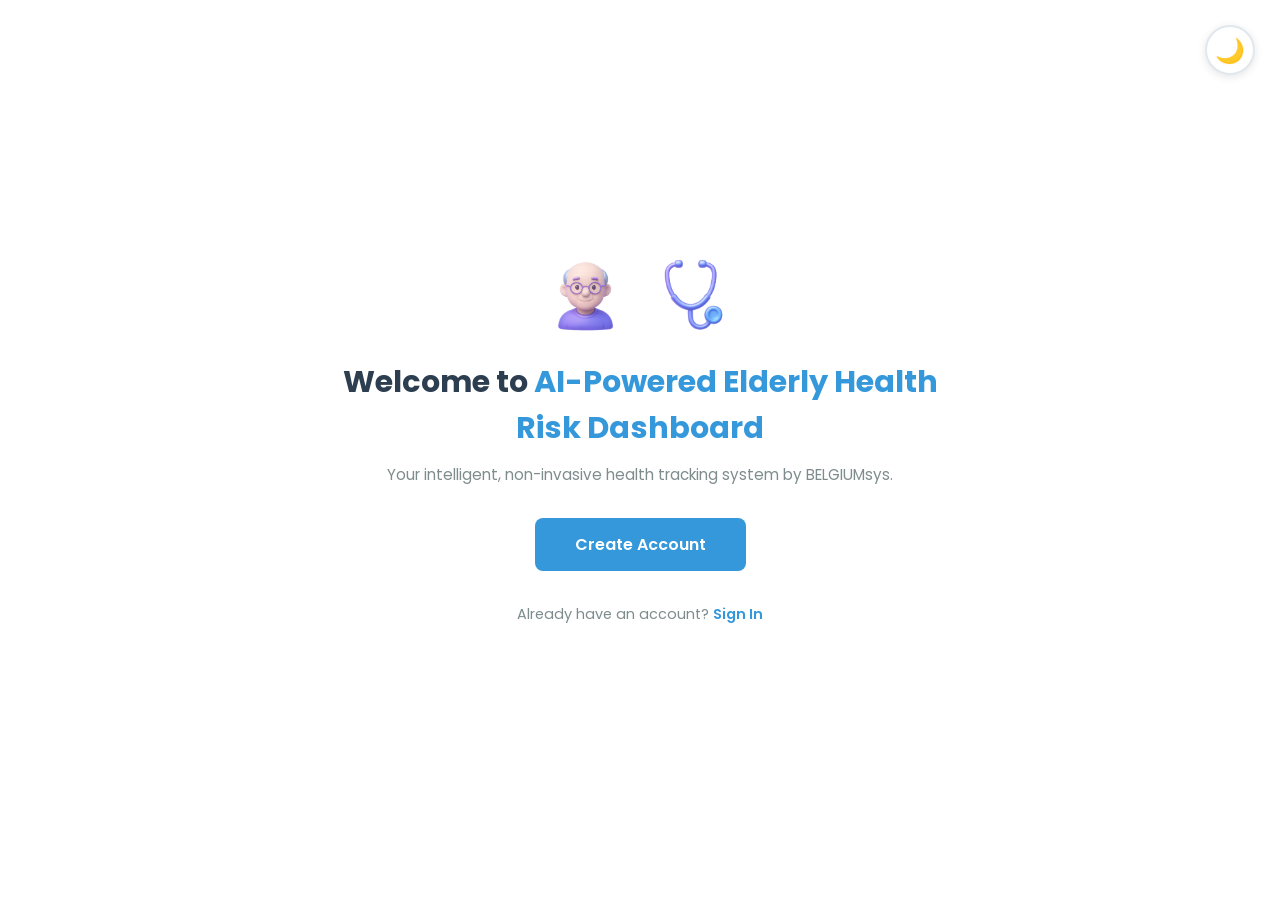
<file: index.html>
<!DOCTYPE html>
<html lang="en">
<head>
  <meta charset="UTF-8" />
  <meta name="viewport" content="width=device-width, initial-scale=1.0" />
  <title>AI Health Monitor | Get Started</title>

  <link rel="stylesheet" href="styles.css" />
  <link href="https://fonts.googleapis.com/css2?family=Poppins:wght@400;600;700&display=swap" rel="stylesheet" />
  <style>
    /* Dark Mode Toggle Button */
    .dark-mode-toggle {
      position: absolute;
      top: 25px;
      right: 25px;
      background: #ffffff;
      color: #2c3e50;
      border: 2px solid #e1e8ed;
      font-size: 24px;
      padding: 12px 16px;
      border-radius: 50%;
      cursor: pointer;
      transition: all 0.3s ease;
      display: flex;
      align-items: center;
      justify-content: center;
      width: 50px;
      height: 50px;
      box-shadow: 0 2px 8px rgba(0, 0, 0, 0.1);
    }

    .dark-mode-toggle:hover {
      transform: scale(1.1);
      box-shadow: 0 4px 12px rgba(0, 0, 0, 0.2);
    }

    body.dark-mode .dark-mode-toggle {
      background: #2c2c2c;
      border-color: #3a3a3a;
      color: #ffd700;
    }

    /* Make images visible in dark mode */
    body.dark-mode .hero-img {
      filter: brightness(0.9) contrast(1.1);
      background: #f5f7fa;
      padding: 10px;
      border-radius: 50%;
    }
  </style>
</head>
<body>
  <!-- Dark Mode Toggle Button -->
  <button class="dark-mode-toggle" id="darkModeToggle" title="Toggle Dark Mode">
    <span id="modeIcon">🌙</span>
  </button>

  <div class="container">
    <div class="hero">
      <div class="image-area">
        <img src="elder1.png" alt="Elder Icon" class="hero-img">
        <img src="medical.png" alt="Medical Icon" class="hero-img">
      </div>

      <h1>Welcome to <span class="highlight">AI-Powered Elderly Health Risk Dashboard</span></h1>
      <p>Your intelligent, non-invasive health tracking system by BELGIUMsys.</p>

      <div class="button-group">
        <button class="get-started-btn" onclick="window.location.href='signup.html'">
          Create Account
        </button>
        <p class="signup-link">
          Already have an account?
          <a href="signin.html">Sign In</a>
        </p>
      </div>
    </div>
  </div>

  <script>
    // Dark Mode Toggle Functionality
    const darkModeToggle = document.getElementById('darkModeToggle');
    const modeIcon = document.getElementById('modeIcon');
    const body = document.body;

    // Check for saved theme preference or default to 'light'
    const currentTheme = localStorage.getItem('theme') || 'light';

    // Apply the saved theme on page load
    if (currentTheme === 'dark') {
      body.classList.add('dark-mode');
      modeIcon.textContent = '☀️';
    } else {
      body.classList.remove('dark-mode');
      modeIcon.textContent = '🌙';
    }

    // Toggle dark mode on button click
    darkModeToggle.addEventListener('click', () => {
      body.classList.toggle('dark-mode');
      
      // Update icon and save preference
      if (body.classList.contains('dark-mode')) {
        modeIcon.textContent = '☀️';
        localStorage.setItem('theme', 'dark');
      } else {
        modeIcon.textContent = '🌙';
        localStorage.setItem('theme', 'light');
      }
    });
  </script>
  <!--<script src="script.js" defer></script>-->
</body>
</html>
</file>
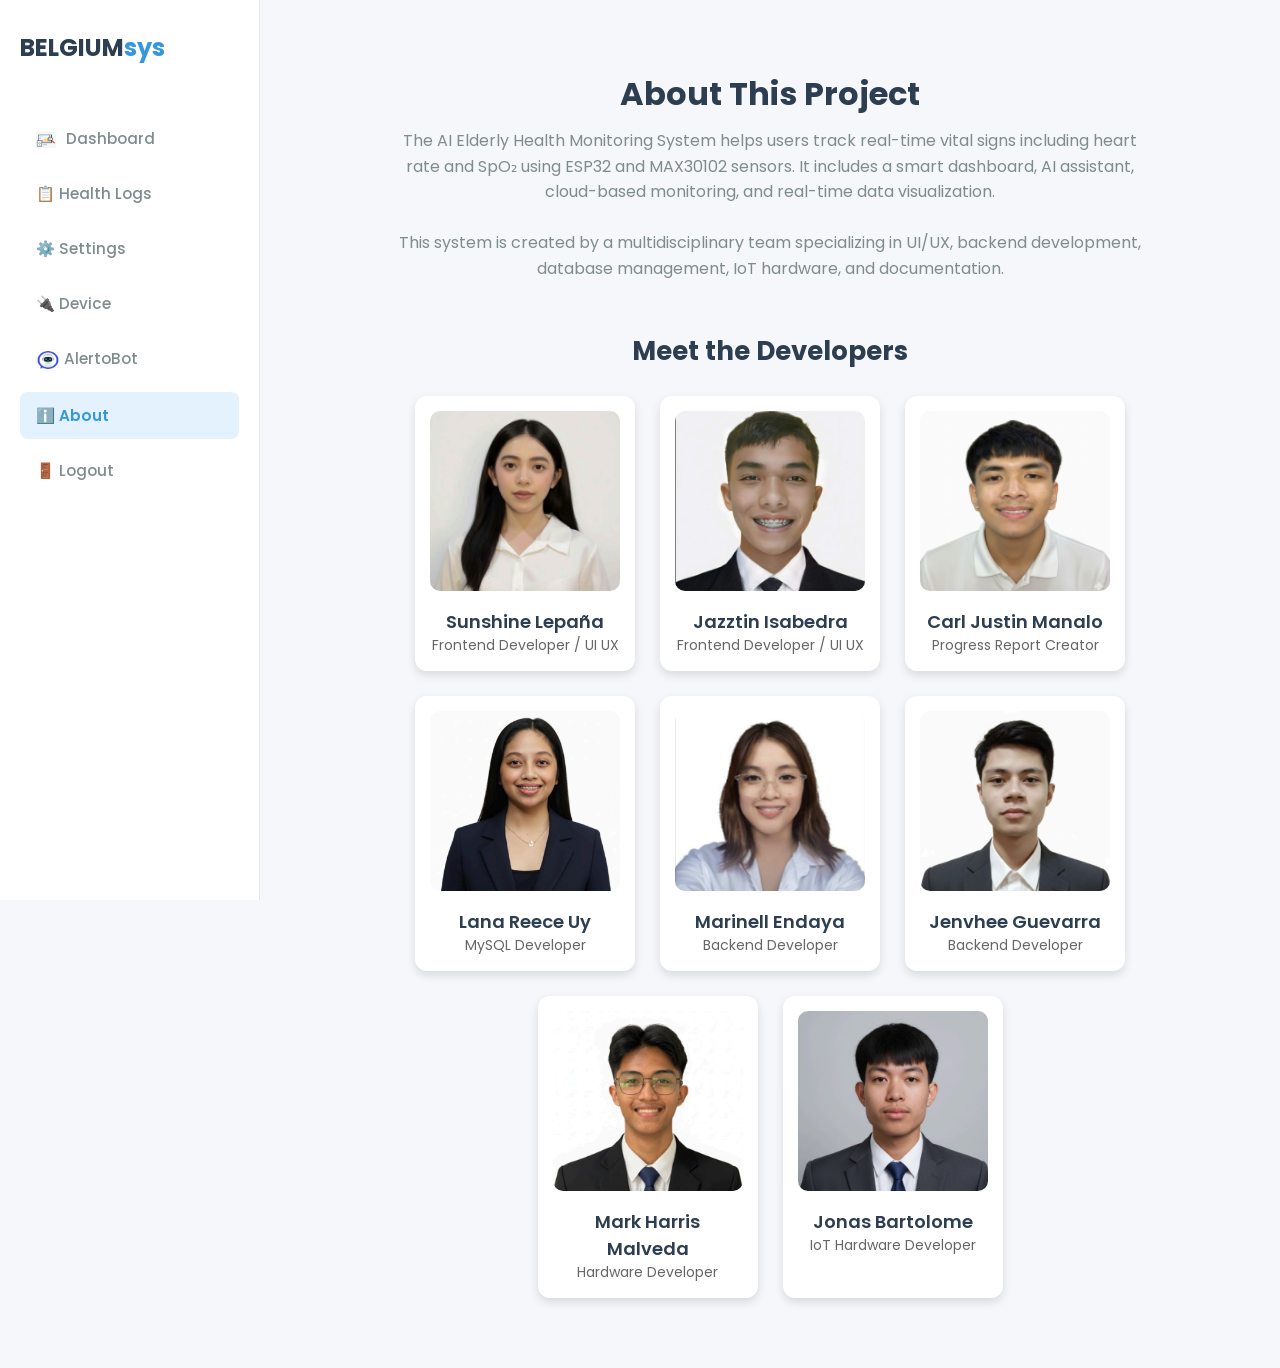
<file: about.html>
<!DOCTYPE html>
<html lang="en">
<head>
  <meta charset="UTF-8" />
  <meta name="viewport" content="width=device-width, initial-scale=1.0" />
  <title>About | AI Health Monitor</title>

  <link rel="stylesheet" href="styles.css" />
  <link href="https://fonts.googleapis.com/css2?family=Poppins:wght@400;600;700&display=swap" rel="stylesheet" />

  <style>

/* ===========================
   ABOUT SECTION LAYOUT
=========================== */
.about-wrapper {
  width: 100%;
  display: flex;
  justify-content: center;
}

.about-container {
  padding: 20px;
  width: 90%;
  max-width: 1000px;
  text-align: center;
}

.about-title {
  font-size: 32px;
  font-weight: 700;
  margin-bottom: 10px;
}

.about-desc {
  font-size: 16px;
  line-height: 1.6;
  margin: 0 auto 30px;
  max-width: 850px;
}

/* ===========================
   TEAM SECTION
=========================== */
.team-section {
  margin-top: 50px;
}

.team-title {
  font-size: 26px;
  font-weight: 700;
  margin-bottom: 25px;
}

.team-grid {
  display: flex;
  flex-wrap: wrap;
  justify-content: center;
  gap: 25px;
}

/* ===========================
   DEVELOPER CARD
=========================== */
.dev-card {
  width: 220px;
  background: #fff;
  border-radius: 12px;
  padding: 15px;
  box-shadow: 0 4px 10px rgba(0,0,0,0.12);
  text-align: center;
  transition: transform 0.35s ease, box-shadow 0.35s ease;
  cursor: pointer;
}

.dev-card:hover {
  transform: translateY(-8px) scale(1.03);
  box-shadow: 0 10px 20px rgba(0,0,0,0.18);
}

.dev-photo {
  width: 100%;
  height: 180px;
  object-fit: cover;
  border-radius: 10px;
  background: #ccc;
}

.dev-name {
  font-size: 18px;
  font-weight: 600;
  margin-top: 10px;
}

.dev-role {
  font-size: 14px;
  color: #666;
}

/* ===========================
   MODAL BACKDROP
=========================== */
.modal {
  display: none;
  position: fixed;
  z-index: 2000;
  inset: 0;
  width: 100%;
  height: 100%;
  background: rgba(0,0,0,0.6);
  animation: fadeIn 0.3s ease;
  overflow-y: auto;              /* Fix: modal scrolls on small screens */
}

/* ===========================
   MODAL CONTAINER
=========================== */
.modal-content,
.professional-modal {
  width: 90%;
  max-width: 520px;
  margin: 6% auto;
  padding: 35px 40px;
  background: #fff;
  border-radius: 18px;
  position: relative;
  box-shadow: 0 10px 40px rgba(0,0,0,0.15);
  max-height: 90vh;             /* Fix: modal fits screen height */
  overflow-y: auto;             /* Fix: inner scroll */
  animation: fadeInScale 0.25s ease-out;
}

/* ===========================
   CLOSE BUTTON
=========================== */
.close {
  position: absolute;
  right: 25px;
  top: 20px;
  font-size: 26px;
  font-weight: bold;
  color: #444;
  cursor: pointer;
}

/* ===========================
   MODAL HEADER CONTENT
=========================== */
.modal-header {
  text-align: center;
  margin-bottom: 25px;
}

.modal-photo {
  width: 140px;
  height: 140px;
  object-fit: cover;
  border-radius: 12px;
  margin-bottom: 12px;
  box-shadow: 0 4px 12px rgba(0,0,0,0.15);
}

.modal-name {
  font-size: 26px;
  font-weight: 700;
  margin: 8px 0 3px;
  color: #1d2d50;
}

.modal-role {
  font-size: 15px;
  font-weight: 600;
  color: #377dff;
  margin-bottom: 15px;
}

/* ===========================
   MODAL BODY SECTIONS
=========================== */
.modal-section {
  margin: 28px 0;
  text-align: center;
}

.section-title {
  font-size: 16px;
  font-weight: 700;
  margin-bottom: 6px;
  color: #444;
}

.modal-section p {
  font-size: 15px;
  color: #555;
  line-height: 1.5;
}

/* Contribution List */
.contribution-list {
  text-align: left;
  padding-left: 18px;
  line-height: 1.6;
  margin-top: 10px;
}

.contribution-list li {
  margin-bottom: 8px;
  color: #333;
}

/* ===========================
   ANIMATIONS
=========================== */
@keyframes fadeIn {
  from { opacity: 0; }
  to { opacity: 1; }
}

@keyframes fadeInScale {
  from { opacity: 0; transform: scale(0.95); }
  to   { opacity: 1; transform: scale(1); }
}

</style>

</head>

<body>
  <button class="back-btn" onclick="window.location.href='dashboard.html'">← Back</button>

  <div class="dashboard-container">
    <!-- Sidebar -->
    <aside class="sidebar">
      <h2 class="logo">BELGIUM<span>sys</span></h2>
      <nav class="nav-links">
        <a href="./dashboard.html"><img src="dashboard.png" class="nav-icon"> Dashboard</a>
        <a href="./healthlogs.html">📋 Health Logs</a>
        <a href="./settings.html">⚙️ Settings</a>
        <a href="./device.html">🔌 Device</a>
        <a href="./ai-assistant.html">
          <img src="chatbot.jpg" style="width:24px; height:24px; border-radius:50%; vertical-align:middle;">
          AlertoBot
        </a>
        <a href="./about.html" class="active">ℹ️ About</a>
        <a href="./signin.html">🚪 Logout</a>
      </nav>
    </aside>

    <!-- Main Content -->
    <main class="main-content">
      <div class="about-wrapper">
        <div class="about-container">

          <!-- Overview -->
          <h1 class="about-title">About This Project</h1>
          <p class="about-desc">
            The AI Elderly Health Monitoring System helps users track real-time vital signs including heart rate and SpO₂ using ESP32 and MAX30102 sensors. 
            It includes a smart dashboard, AI assistant, cloud-based monitoring, and real-time data visualization.
            <br><br>
            This system is created by a multidisciplinary team specializing in UI/UX, backend development, database management, IoT hardware, and documentation.
          </p>

          <!-- Developer Section -->
          <div class="team-section">
  <h2 class="team-title">Meet the Developers</h2>

  <div class="team-grid">

    <!-- Example Developer Card (Copy for all devs) -->
    <div class="dev-card" onclick="openModal('dev1')">
      <img src="sun.png" class="dev-photo">
      <div class="dev-name">Sunshine Lepaña</div>
      <div class="dev-role">Frontend Developer / UI UX</div>
    </div>

    <div class="dev-card" onclick="openModal('dev2')">
      <img src="jazz.png" class="dev-photo">
      <div class="dev-name">Jazztin Isabedra</div>
      <div class="dev-role">Frontend Developer / UI UX</div>
    </div>

    <div class="dev-card" onclick="openModal('dev3')">
      <img src="manalo.png" class="dev-photo">
      <div class="dev-name">Carl Justin Manalo</div>
      <div class="dev-role">Progress Report Creator</div>
    </div>

    <div class="dev-card" onclick="openModal('dev4')">
      <img src="lana.png" class="dev-photo">
      <div class="dev-name">Lana Reece Uy</div>
      <div class="dev-role">MySQL Developer</div>
    </div>

    <div class="dev-card" onclick="openModal('dev5')">
      <img src="manel.png" class="dev-photo">
      <div class="dev-name">Marinell Endaya</div>
      <div class="dev-role">Backend Developer</div>
    </div>

    <div class="dev-card" onclick="openModal('dev6')">
      <img src="jen.png" class="dev-photo">
      <div class="dev-name">Jenvhee Guevarra</div>
      <div class="dev-role">Backend Developer</div>
    </div>

    <div class="dev-card" onclick="openModal('dev7')">
      <img src="harris.png" class="dev-photo">
      <div class="dev-name">Mark Harris Malveda</div>
      <div class="dev-role">Hardware Developer</div>
    </div>

    <div class="dev-card" onclick="openModal('dev8')">
      <img src="jonas.png" class="dev-photo">
      <div class="dev-name">Jonas Bartolome</div>
      <div class="dev-role">IoT Hardware Developer</div>
    </div>

  </div>
</div>

<!-- ========================== -->
<!-- MODALS FOR EACH DEVELOPER -->
<!-- ========================== -->

<!-- Example Modal -->
<div id="dev1" class="modal">
  <div class="modal-content professional-modal">

    <span class="close" onclick="closeModal('dev1')">&times;</span>

    <div class="modal-header">
      <img src="sun.png" class="modal-photo" alt="Developer Photo">
      <h2 class="modal-name">Sunshine Lepaña</h2>
      <h4 class="modal-role">Frontend Developer</h4>
    </div>

    <div class="modal-section">
      <h3 class="section-title">Year & Course</h3>
      <p>4th Year Bachelor of Science in Computer Engineering</p>
    </div>

    <div class="modal-section">
      <h3 class="section-title">School</h3>
      <p>Laguna State Polytechnic University - San Pablo City Campus</p>
    </div>

    <div class="modal-section">
      <h3 class="section-title">Contributions</h3>
      <ul class="contribution-list">
        <li>Implement responsive layouts for multi-device compatibility</li>
        <li>Improve UI/UX through organized page structure</li>
        <li>Ensure accessibility using proper tags, labels, and attributes</li>
        <li>Maintain consistency in layout and content presentation</li>
      </ul>
    </div>

  </div>
</div>



<!-- DEV 2 MODAL -->
<div id="dev2" class="modal">
  <div class="modal-content professional-modal">
    <span class="close" onclick="closeModal('dev2')">&times;</span>

    <div class="modal-header">
      <img src="jazz.png" class="modal-photo" alt="Developer Photo">
      <h2 class="modal-name">Jazztin M. Isabedra</h2>
      <h4 class="modal-role">Frontend Developer</h4>
    </div>

    <div class="modal-section">
      <h3 class="section-title">Year & Course</h3>
      <p>4th Year Bachelor of Science in Computer Engineering</p>
    </div>

    <div class="modal-section">
      <h3 class="section-title">Email</h3>
      <p>isabedrajazz@gmail.com</p>
    </div>

    <div class="modal-section">
      <h3 class="section-title">Contributions</h3>
      <ul class="contribution-list">
        <li>Improved the user interface and user experience</li>
        <li>Designed clean, responsive, user-friendly layouts</li>
        <li>Styled components for consistency and clarity</li>
        <li>Enhanced interactivity and user flow</li>
        <li>Ensured front-end matched project branding & requirements</li>
      </ul>
    </div>
  </div>
</div>


<!-- DEV 3 MODAL -->
<div id="dev3" class="modal">
  <div class="modal-content professional-modal">
    <span class="close" onclick="closeModal('dev3')">&times;</span>

    <div class="modal-header">
      <img src="manalo.png" class="modal-photo" alt="Developer Photo">
      <h2 class="modal-name">Carl Justin D. Manalo</h2>
      <h4 class="modal-role">Progress Report Creator</h4>
    </div>

    <div class="modal-section">
      <h3 class="section-title">Year & Course</h3>
      <p>4th Year Bachelor of Science in Computer Engineering</p>
    </div>

    <div class="modal-section">
      <h3 class="section-title">Email</h3>
      <p>cjmanalo525@gmail.com</p>
    </div>

    <div class="modal-section">
      <h3 class="section-title">Contributions</h3>
      <ul class="contribution-list">
        <li>Summarized group accomplishments for reports</li>
        <li>Checked progress alignment with planned timeline</li>
        <li>Highlighted completed tasks and areas for improvement</li>
        <li>Coordinated with teammates for updates</li>
        <li>Ensured reports were clear, organized, and goal-aligned</li>
      </ul>
    </div>
  </div>
</div>


<!-- DEV 4 MODAL -->
<div id="dev4" class="modal">
  <div class="modal-content professional-modal">
    <span class="close" onclick="closeModal('dev4')">&times;</span>

    <div class="modal-header">
      <img src="lana.png" class="modal-photo" alt="Developer Photo">
      <h2 class="modal-name">Lana Reece R. Uy</h2>
      <h4 class="modal-role">MySQL / Database Developer</h4>
    </div>

    <div class="modal-section">
      <h3 class="section-title">Year & Course</h3>
      <p>4th Year Bachelor of Science in Computer Engineering</p>
    </div>

    <div class="modal-section">
      <h3 class="section-title">Email</h3>
      <p>lana.rplxy@gmail.com</p>
    </div>

    <div class="modal-section">
      <h3 class="section-title">Contributions</h3>
      <ul class="contribution-list">
        <li>Ensured secure and organized data storage</li>
        <li>Identified required system data such as profiles and records</li>
        <li>Designed normalized tables for efficiency</li>
        <li>Aligned database structure with AI and front-end requirements</li>
      </ul>
    </div>
  </div>
</div>


<!-- DEV 5 MODAL -->
<div id="dev5" class="modal">
  <div class="modal-content professional-modal">
    <span class="close" onclick="closeModal('dev5')">&times;</span>

    <div class="modal-header">
      <img src="manel.png" class="modal-photo" alt="Developer Photo">
      <h2 class="modal-name">Marinell A. Endaya</h2>
      <h4 class="modal-role">Backend Developer</h4>
    </div>

    <div class="modal-section">
      <h3 class="section-title">Year & Course</h3>
      <p>4th Year Bachelor of Science in Computer Engineering</p>
    </div>

    <div class="modal-section">
      <h3 class="section-title">Email</h3>
      <p>endayamarinell@gmail.com</p>
    </div>

    <div class="modal-section">
      <h3 class="section-title">Contributions</h3>
      <ul class="contribution-list">
        <li>Designed overall backend architecture</li>
        <li>Managed user, device, and health record databases</li>
        <li>Developed schema, utilities, and CRUD operations</li>
        <li>Created APIs connecting frontend to backend</li>
        <li>Integrated AI model for health risk analysis</li>
        <li>Implemented error handling and sensor data processing</li>
      </ul>
    </div>
  </div>
</div>


<!-- DEV 6 MODAL -->
<div id="dev6" class="modal">
  <div class="modal-content professional-modal">
    <span class="close" onclick="closeModal('dev6')">&times;</span>

    <div class="modal-header">
      <img src="jen.png" class="modal-photo" alt="Developer Photo">
      <h2 class="modal-name">Jenvhee P. Guevarra</h2>
      <h4 class="modal-role">Backend Developer</h4>
    </div>

    <div class="modal-section">
      <h3 class="section-title">Year & Course</h3>
      <p>4th Year Bachelor of Science in Computer Engineering</p>
    </div>

    <div class="modal-section">
      <h3 class="section-title">Email</h3>
      <p>jenvheeguevarra@gmail.com</p>
    </div>

    <div class="modal-section">
      <h3 class="section-title">Contributions</h3>
      <ul class="contribution-list">
        <li>Monitored servers, databases, and APIs</li>
        <li>Handled API testing and validation</li>
        <li>Ensured system uptime and responsiveness</li>
        <li>Debugged backend functions and sensor data handling</li>
        <li>Analyzed server logs and performance issues</li>
      </ul>
    </div>
  </div>
</div>

<!-- DEV 7 MODAL -->
<div id="dev7" class="modal">
  <div class="modal-content professional-modal">
    <span class="close" onclick="closeModal('dev7')">&times;</span>

    <div class="modal-header">
      <img src="harris.png" class="modal-photo" alt="Developer Photo">
      <h2 class="modal-name">Mark Harris M. Malveda</h2>
      <h4 class="modal-role">IoT Developer</h4>
    </div>

    <div class="modal-section">
      <h3 class="section-title">Year & Course</h3>
      <p>4th Year Bachelor of Science in Computer Engineering</p>
    </div>

    <div class="modal-section">
      <h3 class="section-title">Email</h3>
      <p>Harrismalveda88@gmail.com</p>
    </div>

    <div class="modal-section">
      <h3 class="section-title">Contributions</h3>
      <ul class="contribution-list">
        <li>Tested all hardware components</li>
        <li>Built device and soldered sensor connections</li>
        <li>Verified sensor output via Arduino terminal</li>
        <li>Ensured proper hardware functionality</li>
      </ul>
    </div>
  </div>
</div>


<!-- DEV 8 MODAL -->
<div id="dev8" class="modal">
  <div class="modal-content professional-modal">
    <span class="close" onclick="closeModal('dev8')">&times;</span>

    <div class="modal-header">
      <img src="jonas.png" class="modal-photo" alt="Developer Photo">
      <h2 class="modal-name">Jonas Bartolome</h2>
      <h4 class="modal-role">IoT Developer</h4>
    </div>

    <div class="modal-section">
      <h3 class="section-title">Year & Course</h3>
      <p>4th Year Bachelor of Science in Computer Engineering</p>
    </div>

    <div class="modal-section">
      <h3 class="section-title">Contributions</h3>
      <ul class="contribution-list">
        <li>Handled ESP32 coding and program integration</li>
        <li>Tested all components through Arduino serial monitor</li>
        <li>Ensured proper communication between sensors & code</li>
        <li>Debugged and verified device programs</li>
        <li>Checked device outputs for proper functionality</li>
      </ul>
    </div>
  </div>
</div>



        </div>
      </div>
    </main>
  </div>
<script>
function openModal(id) {
  document.getElementById(id).style.display = "block";
}

function closeModal(id) {
  document.getElementById(id).style.display = "none";
}

// Close modal if clicked outside the content
window.onclick = function(event) {
  document.querySelectorAll(".modal").forEach(m => {
    if (event.target === m) m.style.display = "none";
  });
};
</script>
<script src="logout.js"></script>
</body>
</html>
</file>
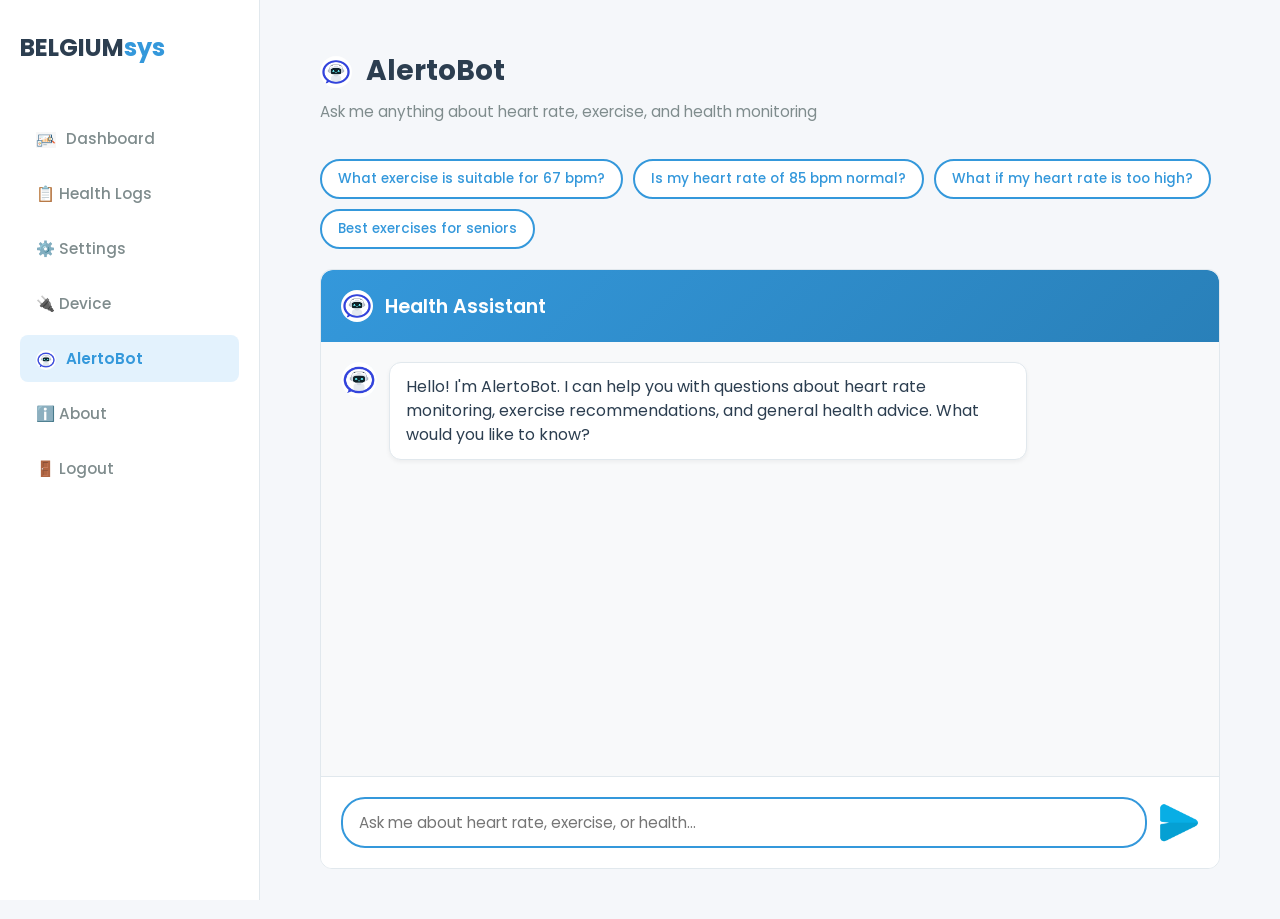
<file: ai-assistant.html>
<!DOCTYPE html>
<html lang="en">
<head>
  <meta charset="UTF-8" />
  <meta name="viewport" content="width=device-width, initial-scale=1.0" />
  <title>AI Assistant | AI Health Monitor</title>
  <link rel="stylesheet" href="styles.css" />
  <link href="https://fonts.googleapis.com/css2?family=Poppins:wght@400;600;700&display=swap" rel="stylesheet" />
  <style>
    .chat-container {
      background: #ffffff;
      border: 1px solid #e1e8ed;
      border-radius: 12px;
      padding: 0;
      height: 600px;
      display: flex;
      flex-direction: column;
      overflow: hidden;
    }

    .chat-header {
      background: linear-gradient(135deg, #3498db, #2980b9);
      color: white;
      padding: 20px;
      border-radius: 12px 12px 0 0;
      display: flex;
      align-items: center;
      gap: 12px;
    }

    .chat-header h3 {
      margin: 0;
      font-size: 1.2rem;
      font-weight: 600;
    }

    .chat-messages {
      flex: 1;
      overflow-y: auto;
      padding: 20px;
      display: flex;
      flex-direction: column;
      gap: 16px;
      background: #f8f9fa;
    }

    .message {
      display: flex;
      gap: 12px;
      max-width: 80%;
      animation: slideIn 0.3s ease;
    }

    @keyframes slideIn {
      from {
        opacity: 0;
        transform: translateY(10px);
      }
      to {
        opacity: 1;
        transform: translateY(0);
      }
    }

    .message.user {
      align-self: flex-end;
      flex-direction: row-reverse;
    }

    .message.assistant {
      align-self: flex-start;
    }

    .message-avatar {
      width: 36px;
      height: 36px;
      border-radius: 50%;
      display: flex;
      align-items: center;
      justify-content: center;
      font-size: 18px;
      flex-shrink: 0;
    }

    .message.user .message-avatar {
      background: #3498db;
      color: white;
    }

    .message.assistant .message-avatar {
      background: #e3f2fd;
      color: #3498db;
    }

    .message-content {
      background: white;
      padding: 12px 16px;
      border-radius: 12px;
      box-shadow: 0 2px 4px rgba(0, 0, 0, 0.05);
      line-height: 1.5;
      white-space: pre-wrap;
    }

    .message.user .message-content {
      background: #3498db;
      color: white;
    }

    .message.assistant .message-content {
      background: white;
      color: #2c3e50;
      border: 1px solid #e1e8ed;
    }

    .typing-indicator {
      display: none;
      align-items: center;
      gap: 4px;
      padding: 12px 16px;
    }

    .typing-indicator.active {
      display: flex;
    }

    .typing-dot {
      width: 8px;
      height: 8px;
      border-radius: 50%;
      background: #95a5a6;
      animation: typing 1.4s infinite;
    }

    .typing-dot:nth-child(2) {
      animation-delay: 0.2s;
    }

    .typing-dot:nth-child(3) {
      animation-delay: 0.4s;
    }

    @keyframes typing {
      0%, 60%, 100% {
        transform: translateY(0);
        opacity: 0.7;
      }
      30% {
        transform: translateY(-10px);
        opacity: 1;
      }
    }

    .chat-input-area {
      padding: 20px;
      background: white;
      border-top: 1px solid #e1e8ed;
      display: flex;
      gap: 12px;
    }

    .chat-input {
      flex: 1;
      padding: 12px 16px;
      border: 2px solid #e1e8ed;
      border-radius: 24px;
      outline: none;
      font-family: 'Poppins', sans-serif;
      font-size: 0.95rem;
      transition: all 0.3s ease;
    }

    .chat-input:focus {
      border-color: #3498db;
    }

.send-btn {
  background: none;
  border: none;
  padding: 0;
  cursor: pointer;
  display: flex;
  align-items: center;
  transition: transform 0.15s ease;   /* smooth animation */
}

.send-btn .send-icon {
  width: 40px;
  height: 40px;
  object-fit: contain;
  transition: filter 0.2s ease;
}

/* shrink + brightness on hover */
.send-btn:hover {
  transform: scale(0.92);   /* adjust size shrink */
}

.send-btn:hover .send-icon {
  filter: brightness(1.3);
}


.send-btn:hover .send-icon {
  filter: brightness(1.3);
}


    .suggested-questions {
      display: flex;
      flex-wrap: wrap;
      gap: 10px;
      margin-bottom: 20px;
    }

    .suggested-btn {
      padding: 8px 16px;
      background: white;
      border: 2px solid #3498db;
      color: #3498db;
      border-radius: 20px;
      cursor: pointer;
      font-size: 0.85rem;
      transition: all 0.3s ease;
      font-weight: 500;
    }

    .suggested-btn:hover {
      background: #3498db;
      color: white;
    }

    .bot-avatar {
  width: 36px;
  height: 36px;
  border-radius: 50%;
  object-fit: cover;
}

.bot-nav-icon {
  width: 20px;
  height: 20px;
  border-radius: 50%;
  object-fit: cover;
  margin-right: 6px;
  vertical-align: middle;
}

.bot-header-icon {
  width: 32px;
  height: 32px;
  border-radius: 50%;
  object-fit: cover;
  margin-right: 8px;
  vertical-align: middle;
}

    body.dark-mode .chat-container,
    body.dark-mode .chat-input-area,
    body.dark-mode .message.assistant .message-content,
    body.dark-mode .suggested-btn {
      background: #2c2c2c;
      border-color: #3a3a3a;
    }

    body.dark-mode .chat-messages {
      background: #1a1a1a;
    }

    body.dark-mode .message.assistant .message-content {
      color: #e1e8ed;
    }

    body.dark-mode .chat-input {
      background: #1a1a1a;
      border-color: #3a3a3a;
      color: #e1e8ed;
    }

    body.dark-mode .suggested-btn {
      color: #3498db;
    }

    body.dark-mode .suggested-btn:hover {
      background: #3498db;
      color: white;
    }
  </style>
  <script>
    (function() {
      const theme = localStorage.getItem('theme') || 'light';
      if (theme === 'dark') {
        document.documentElement.classList.add('dark-mode');
      }
    })();
  </script>
</head>

<body>
  <button class="back-btn" onclick="window.location.href='dashboard.html'">← Back</button>
  
  <div class="dashboard-container">
    <aside class="sidebar">
      <h2 class="logo">BELGIUM<span>sys</span></h2>
      <nav class="nav-links">
        <a href="./dashboard.html">
  <img src="dashboard.png" class="nav-icon"> Dashboard
</a>
        <a href="./healthlogs.html">📋 Health Logs</a>
        <a href="./settings.html">⚙️ Settings</a>
        <a href="./device.html">🔌 Device</a>
        <a href="./ai-assistant.html" class="active">
  <img src="chatbot.jpg" class="bot-nav-icon"> AlertoBot
</a>
        <a href="./about.html">ℹ️ About</a>
        <a href="./signin.html">🚪 Logout</a>
        
      </nav>
    </aside>

    <main class="main-content">
      <header class="dashboard-header">
        <h1>
  <img src="chatbot.jpg" class="bot-header-icon">
  AlertoBot
</h1>
        <p>Ask me anything about heart rate, exercise, and health monitoring</p>
      </header>

      <div class="suggested-questions">
        <button class="suggested-btn" onclick="askQuestion('What exercise is suitable for 67 bpm?')">
          What exercise is suitable for 67 bpm?
        </button>
        <button class="suggested-btn" onclick="askQuestion('Is my heart rate of 85 bpm normal?')">
          Is my heart rate of 85 bpm normal?
        </button>
        <button class="suggested-btn" onclick="askQuestion('What should I do if my heart rate is too high?')">
          What if my heart rate is too high?
        </button>
        <button class="suggested-btn" onclick="askQuestion('Best exercises for seniors with heart conditions')">
          Best exercises for seniors
        </button>
      </div>

      <div class="chat-container">
        <div class="chat-header">
          <img src="chatbot.jpg" alt="Bot" style="width:32px; height:32px; border-radius:50%;" />
          <h3>Health Assistant</h3>
        </div>

        <div class="chat-messages" id="chatMessages">
          <div class="message assistant">
            <div class="message-avatar">
  <img src="chatbot.jpg" class="bot-avatar">
</div>

            <div class="message-content">Hello! I'm AlertoBot. I can help you with questions about heart rate monitoring, exercise recommendations, and general health advice. What would you like to know?</div>
          </div>
        </div>

        <div class="chat-input-area">
          <input 
            type="text" 
            class="chat-input" 
            id="chatInput" 
            placeholder="Ask me about heart rate, exercise, or health..."
            onkeypress="handleKeyPress(event)"
          />
<button class="send-btn" id="sendBtn" onclick="sendMessage()">
  <img src="send.png" class="send-icon" alt="Send">
</button>
        </div>
      </div>
    </main>
  </div>

<script>
const chatMessages = document.getElementById('chatMessages');
const chatInput = document.getElementById('chatInput');
const sendBtn = document.getElementById('sendBtn');

// Use your NGROK public domain
const API_URL = "https://semimaterialistic-hyperbolic-laverne.ngrok-free.dev/ai-assistant";

function addMessage(content, isUser = false) {
  const messageDiv = document.createElement('div');
  messageDiv.className = `message ${isUser ? 'user' : 'assistant'}`;

  messageDiv.innerHTML = `
    <div class="message-avatar">
      ${isUser ? '👤' : '<img src="chatbot.jpg" class="bot-avatar">'}
    </div>
    <div class="message-content">${content}</div>
  `;

  chatMessages.appendChild(messageDiv);
  chatMessages.scrollTop = chatMessages.scrollHeight;
}

function showTypingIndicator() {
  const typingDiv = document.createElement('div');
  typingDiv.className = 'message assistant';
  typingDiv.id = 'typingIndicator';
  typingDiv.innerHTML = `
    <div class="message-avatar">
      <img src="chatbot.jpg" class="bot-avatar">
    </div>
    <div class="message-content typing-indicator active">
      <div class="typing-dot"></div>
      <div class="typing-dot"></div>
      <div class="typing-dot"></div>
    </div>
  `;
  chatMessages.appendChild(typingDiv);
  chatMessages.scrollTop = chatMessages.scrollHeight;
}

function removeTypingIndicator() {
  const typingIndicator = document.getElementById('typingIndicator');
  if (typingIndicator) typingIndicator.remove();
}

async function sendMessage() {
  const message = chatInput.value.trim();
  if (!message) return;

  addMessage(message, true);
  chatInput.value = '';
  sendBtn.disabled = true;

  showTypingIndicator();

  try {
    const response = await fetch(API_URL, {
      method: "POST",
      headers: { "Content-Type": "application/json" },
      body: JSON.stringify({
        messages: [
          {
            role: "user",
            content: message
          }
        ]
      })
    });

    // If server returns HTML (e.g., 404), do not attempt JSON
    const raw = await response.text();

    if (!response.ok) {
      removeTypingIndicator();
      addMessage("Server error: " + raw, false);
      return;
    }

    let data;
    try {
      data = JSON.parse(raw);
    } catch (err) {
      removeTypingIndicator();
      addMessage("Invalid server response (not JSON).", false);
      console.error("Invalid JSON:", raw);
      return;
    }

    removeTypingIndicator();

    const reply = data?.content?.[0]?.text || "I couldn't generate a response.";
    addMessage(reply, false);

  } catch (error) {
    console.error("❌ Error:", error);
    removeTypingIndicator();
    addMessage("Network error. Please try again.", false);
  } finally {
    sendBtn.disabled = false;
    chatInput.focus();
  }
}

function handleKeyPress(event) {
  if (event.key === 'Enter' && !event.shiftKey) {
    event.preventDefault();
    sendMessage();
  }
}

function askQuestion(question) {
  chatInput.value = question;
  sendMessage();
}

window.addEventListener('load', () => chatInput.focus());
</script>

  <script src="device.js"></script>
  <script src="logout.js"></script>
</body>
</html>
</file>
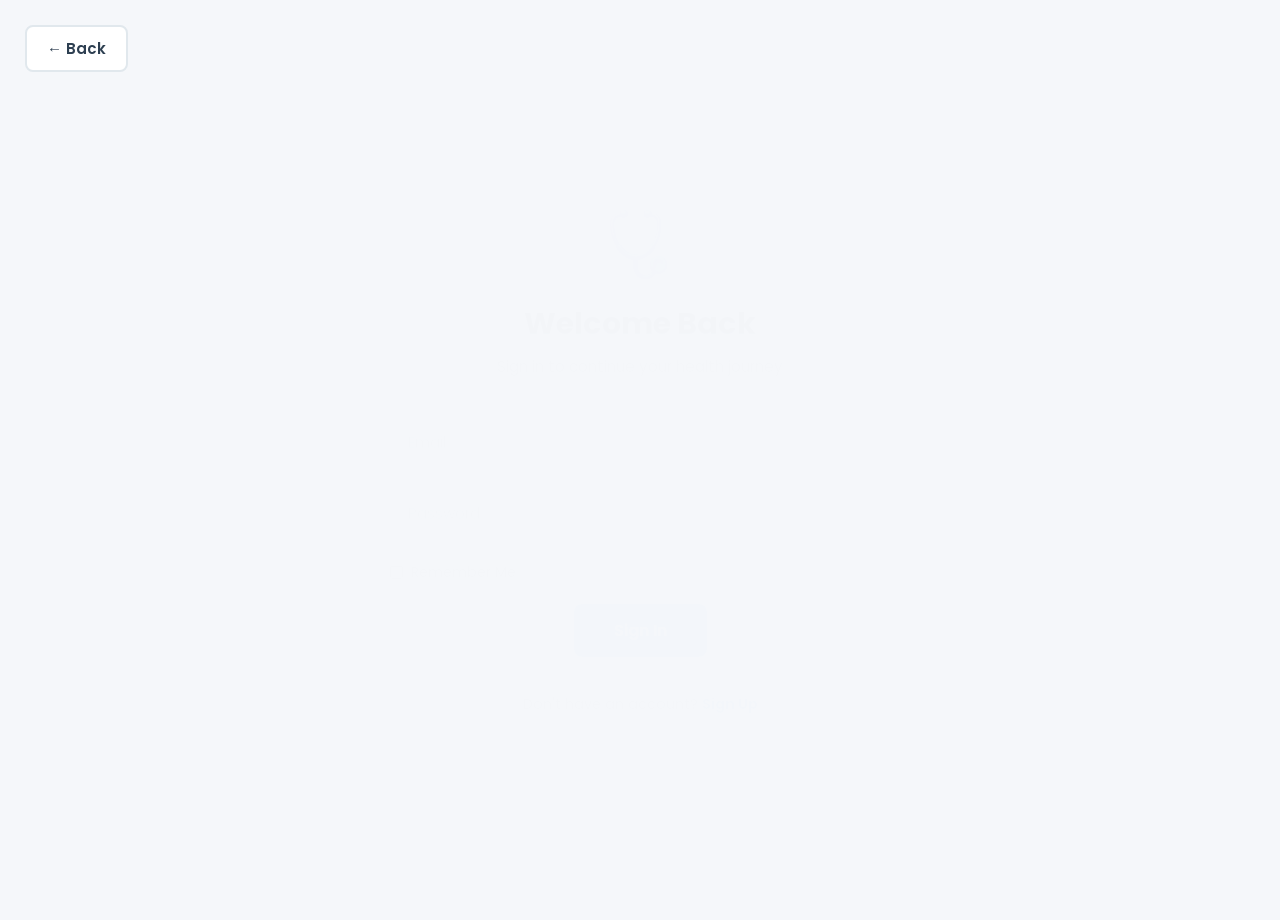
<file: device.html>
<!DOCTYPE html>
<html lang="en">
<head>
  <meta charset="UTF-8" />
  <meta name="viewport" content="width=device-width, initial-scale=1.0" />
  <title>Device | AI Health Monitor</title>
  <link rel="stylesheet" href="styles.css" />
  <link href="https://fonts.googleapis.com/css2?family=Poppins:wght@400;600;700&display=swap" rel="stylesheet" />
  <style>
    .status-indicator {
      font-weight: 600;
      padding: 5px 10px;
      border-radius: 5px;
      display: inline-block;
      margin-top: 10px;
    }
    .status-normal { color: #27ae60; }
    .status-disconnected { color: #e74c3c; }
    .status-warning { color: #f1c40f; }
    .loading-spinner {
      border: 4px solid #f3f3f3;
      border-top: 4px solid #3498db;
      border-radius: 50%;
      width: 24px;
      height: 24px;
      animation: spin 1s linear infinite;
      display: inline-block;
      vertical-align: middle;
      margin-left: 10px;
    }
    .hidden { display: none; }
    @keyframes spin { 100% { transform: rotate(360deg); } }
    .device-card {
      max-width: 400px;
      margin: 40px auto;
      padding: 20px;
      border: 1px solid #ddd;
      border-radius: 10px;
      text-align: center;
      box-shadow: 0 2px 6px rgba(0,0,0,0.1);
    }
    .device-card h2 { margin-bottom: 10px; }
    .device-card p { margin: 5px 0; }
    .get-started-btn {
      margin-top: 15px;
      padding: 10px 20px;
      font-size: 1rem;
      cursor: pointer;
    }
    .device-info ul { list-style: none; padding: 0; text-align: left; }
    .device-info li { margin: 5px 0; }
    .error-message { color: #e74c3c; font-weight: 500; margin-top: 10px; }
    .auto-connect-toggle {
      margin-top: 15px;
      padding: 10px;
      background: #ecf0f1;
      border-radius: 8px;
    }
    .auto-connect-toggle label {
      display: flex;
      align-items: center;
      gap: 10px;
      cursor: pointer;
      font-size: 14px;
    }
    .auto-connect-toggle input[type="checkbox"] {
      width: 20px;
      height: 20px;
      cursor: pointer;
    }
    .info-box {
      margin-top: 15px;
      padding: 15px;
      background: #e8f4f8;
      border-left: 4px solid #3498db;
      border-radius: 4px;
      text-align: left;
      font-size: 13px;
    }
    .info-box strong {
      color: #2980b9;
    }
  </style>
</head>
<body>

  <button class="back-btn" onclick="window.location.href='dashboard.html'">← Back</button>

  <div class="dashboard-container">
    <aside class="sidebar">
      <h2 class="logo">BELGIUM<span>sys</span></h2>
      <nav class="nav-links">
        <a href="./dashboard.html"><img src="dashboard.png" class="nav-icon"> Dashboard</a>
        <a href="./healthlogs.html">📋 Health Logs</a>
        <a href="./settings.html">⚙️ Settings</a>
        <a href="./device.html" class="active">🔌 Device</a>
        <a href="./ai-assistant.html">
          <img src="chatbot.jpg" alt="Chatbot Icon" style="width:24px; height:24px; border-radius:50%; vertical-align:middle;">
          AlertoBot
        </a>
        <a href="./about.html">ℹ️ About</a>
        <a href="./signin.html">🚪 Logout</a>
      </nav>
    </aside>

    <main class="main-content">
      <section class="device-section">

        <div class="device-card">
          <img src="device.png" alt="Device Icon" class="device-icon" />
          <h2>AI Health Device</h2>

          <!-- Device Status Section -->
          <p>
            Device Status: 
            <span id="device-status" class="status-indicator status-disconnected">🔴 Not Connected</span>
            <span id="loading" class="loading-spinner hidden"></span>
          </p>

          <p id="error-message" class="error-message"></p>

          <button class="get-started-btn" id="connect-btn">🔗 Connect Device</button>

          <!-- Auto-Connect Toggle -->
          <div class="auto-connect-toggle">
            <label>
              <input type="checkbox" id="auto-connect-checkbox" />
              <span><strong>Enable Background Sync</strong><br>
              <small>Keep syncing data even when you close this page</small></span>
            </label>
          </div>

          <div class="info-box">
            <strong>💡 How it works:</strong><br>
            1. Connect your ESP32 device<br>
            2. Enable "Background Sync"<br>
            3. Close this page and visit Dashboard<br>
            4. Data will update automatically in real-time!
          </div>
        </div>

        <!-- Device Readings -->
        <div class="device-info hidden" id="device-info">
          <h3>Device Information</h3>
          <ul>
            <li><strong>Device Name:</strong> AIHealth Sensor V2</li>
            <li><strong>Status:</strong> <span id="info-status">✅ Connected</span></li>
            <li><strong>Battery:</strong> 87%</li>
            <li><strong>Last Sync:</strong> Just now</li>
            <li><strong>Heart Rate:</strong> <span id="hr-value">--</span> bpm</li>
            <li><strong>SpO₂:</strong> <span id="spo2-value">--</span>%</li>
            <li><strong>IR:</strong> <span id="ir-value">--</span></li>
            <li><strong>RED:</strong> <span id="red-value">--</span></li>
          </ul>
        </div>

      </section>
    </main>
  </div>

  <script>
    const connectBtn = document.getElementById("connect-btn");
    const statusText = document.getElementById("device-status");
    const errorMessage = document.getElementById("error-message");
    const deviceInfo = document.getElementById("device-info");
    const loading = document.getElementById("loading");
    const autoConnectCheckbox = document.getElementById("auto-connect-checkbox");

    const backendURL = "https://semimaterialistic-hyperbolic-laverne.ngrok-free.dev";
    const esp32Proxy = `${backendURL}/esp32`;
    
    let isConnected = false;
    let pollInterval = null;

    const getUserId = () => localStorage.getItem("user_id");
    const getToken = () => localStorage.getItem("access_token");

    // Check auto-connect status on load
    autoConnectCheckbox.checked = localStorage.getItem("esp_auto_connect") === "true";

    // Auto-connect toggle
    autoConnectCheckbox.addEventListener("change", (e) => {
      if (e.target.checked) {
        localStorage.setItem("esp_auto_connect", "true");
        localStorage.setItem("esp_connected", "true");
        alert("✅ Background sync enabled! Your dashboard will now update automatically even when this page is closed.");
      } else {
        localStorage.removeItem("esp_auto_connect");
        localStorage.removeItem("esp_connected");
        alert("❌ Background sync disabled. You'll need to keep this page open for data to sync.");
      }
    });

    function updateDeviceInfoUI(data) {
      const hr = data.heart_rate || 0;
      const spo2 = data.spo2 || 0;
      const ir = data.ir || 0;
      const red = data.red || 0;
      
      document.getElementById("hr-value").textContent = hr;
      document.getElementById("spo2-value").textContent = spo2;
      document.getElementById("ir-value").textContent = ir;
      document.getElementById("red-value").textContent = red;
      deviceInfo.classList.remove("hidden");
    }

    async function fetchJSON(url, options = {}) {
      options.headers = {
          ...(options.headers || {}),
          "Authorization": `Bearer ${getToken()}`,
          "ngrok-skip-browser-warning": "true",
      };
      try {
          const res = await fetch(url, options);
          const text = await res.text();
          try {
              return { ok: res.ok, data: JSON.parse(text) };
          } catch {
              return { ok: false, error: "Invalid JSON" };
          }
      } catch (err) {
          return { ok: false, error: err.message };
      }
    }

    async function sendReadingToBackend(payload) {
      if (!getToken()) return;
      
      const { ok, data } = await fetchJSON(`${backendURL}/sensor-readings`, {
          method: "POST",
          headers: { "Content-Type": "application/json" },
          body: JSON.stringify(payload)
      });

      if (ok) {
          console.log("✅ Stored reading ID:", data.reading_id);
      }
    }

    async function pollReadings() {
      try {
          // Always use proxy on HTTPS
          const endpoint = `${esp32Proxy}/readings`;
          const res = await fetchJSON(endpoint);

          if (!res.ok) {
              throw new Error(res.error || "ESP32 unreachable");
          }

          const data = res.data;

          if (!isConnected) {
              isConnected = true;
              statusText.textContent = "🟢 Device Connected";
              statusText.classList.remove("status-disconnected");
              statusText.classList.add("status-normal");
              connectBtn.textContent = "Disconnect Device";
          }

          updateDeviceInfoUI(data);

          const hr = data.heart_rate || 0;
          const spo2 = data.spo2 || 0;

          if (hr > 0 || spo2 > 0) {
              await sendReadingToBackend({
                  user_id: Number(getUserId()) || 1,
                  heart_rate: hr,
                  spo2: spo2,
                  ir: data.ir || 0,
                  red: data.red || 0
              });
          }

          errorMessage.textContent = "";

      } catch (err) {
          isConnected = false;
          statusText.textContent = "🔴 Device Disconnected";
          statusText.classList.remove("status-normal");
          statusText.classList.add("status-disconnected");
          errorMessage.textContent = err.message;
          deviceInfo.classList.add("hidden");
          connectBtn.textContent = "Connect Device";
      }
    }

    // Auto-connect on page load
    window.addEventListener("load", () => {
      if (!getToken() || !getUserId()) {
          window.location.href = "signin.html";
          return;
      }

      const savedStatus = localStorage.getItem("esp_connected");
      if (savedStatus === "true") {
          isConnected = true;
          statusText.textContent = "🟢 Connected";
          statusText.classList.add("status-normal");
          connectBtn.textContent = "Disconnect Device";
          deviceInfo.classList.remove("hidden");
          pollReadings();
          pollInterval = setInterval(pollReadings, 3000);
      }
    });

    // Connect/Disconnect button
    connectBtn.addEventListener("click", async () => {
      if (!getToken() || !getUserId()) {
          alert("⚠️ You must log in first.");
          window.location.href = "signin.html";
          return;
      }

      if (isConnected) {
          if (pollInterval) clearInterval(pollInterval);
          isConnected = false;
          localStorage.removeItem("esp_connected");
          localStorage.removeItem("esp_auto_connect");
          autoConnectCheckbox.checked = false;
          statusText.textContent = "🔴 Device Disconnected";
          statusText.classList.remove("status-normal");
          statusText.classList.add("status-disconnected");
          deviceInfo.classList.add("hidden");
          errorMessage.textContent = "";
          connectBtn.textContent = "Connect Device";
          return;
      }

      statusText.textContent = "🕐 Connecting to ESP32...";
      loading.classList.remove("hidden");
      errorMessage.textContent = "";
      connectBtn.disabled = true;
      connectBtn.textContent = "Connecting...";

      try {
          // Always use proxy on HTTPS
          const endpoint = `${esp32Proxy}/connect`;
          const res = await fetchJSON(endpoint);
          
          if (!res.ok) throw new Error(res.error || "ESP32 unreachable");

          isConnected = true;
          localStorage.setItem("esp_connected", "true");
          statusText.textContent = "🟢 Device Connected Successfully!";
          statusText.classList.remove("status-disconnected");
          statusText.classList.add("status-normal");
          connectBtn.textContent = "Disconnect Device";
          deviceInfo.classList.remove("hidden");

          pollReadings();
          pollInterval = setInterval(pollReadings, 3000);

      } catch (err) {
          statusText.textContent = "⚠️ ESP32 unreachable";
          statusText.classList.remove("status-normal");
          statusText.classList.add("status-disconnected");
          errorMessage.textContent = `${err.message}. Make sure ESP32 is on and backend proxy is running.`;
          connectBtn.textContent = "Try Again";
      } finally {
          loading.classList.add("hidden");
          connectBtn.disabled = false;
      }
    });
  </script>
  <script src="logout.js"></script>
</body>
</html>
</file>
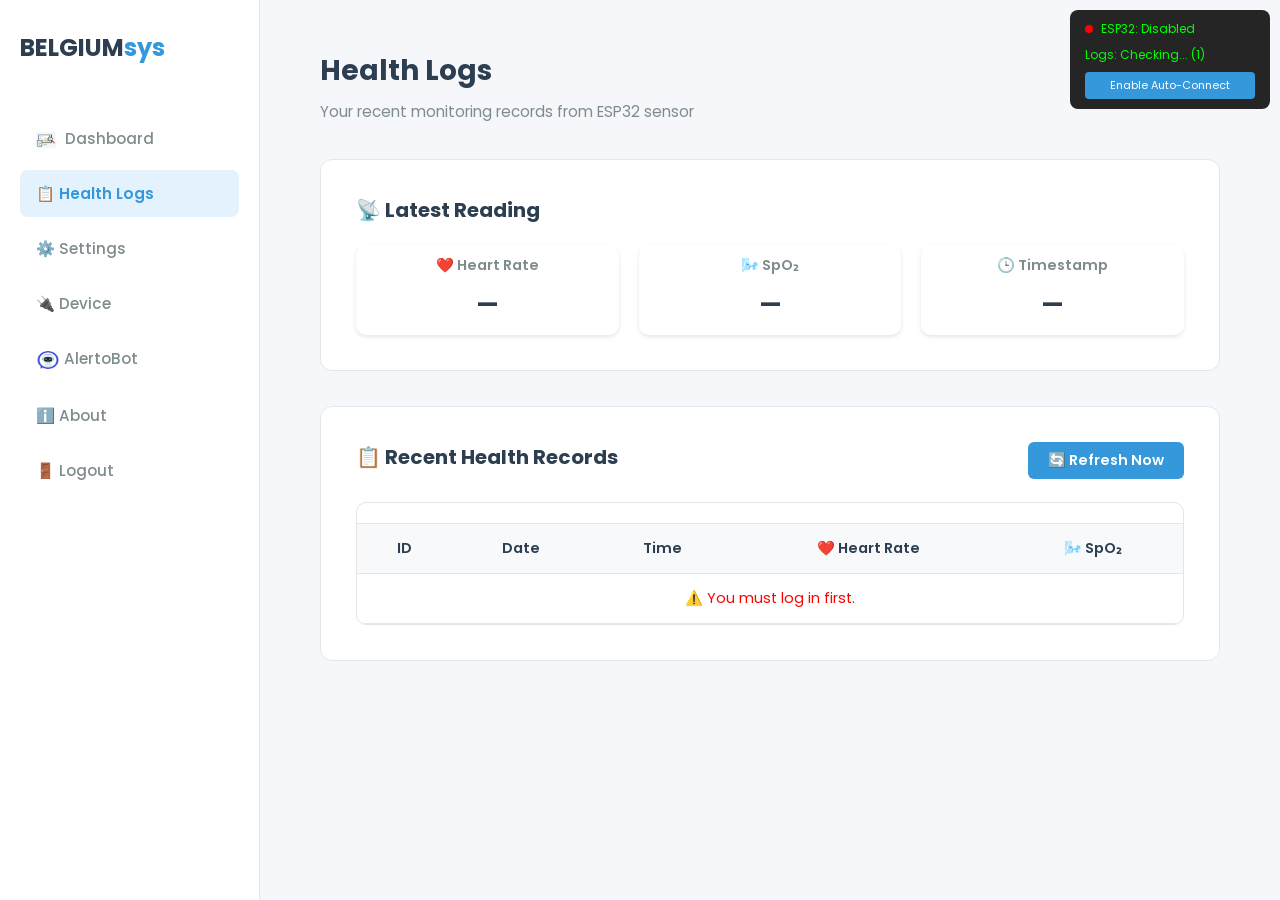
<file: healthlogs.html>
<!DOCTYPE html>
<html lang="en">
<head>
  <meta charset="UTF-8" />
  <meta name="viewport" content="width=device-width, initial-scale=1.0" />
  <title>Health Logs | AI Health Monitor</title>
  <link rel="stylesheet" href="styles.css" />
  <link href="https://fonts.googleapis.com/css2?family=Poppins:wght@400;600;700&display=swap" rel="stylesheet" />

  <style>
    .table-wrapper {
      max-height: 300px;
      overflow-y: auto;
      border: 1px solid #e5e5e5;
      border-radius: 10px;
      background: white;
      margin-top: 10px;
    }
    .vitals-grid {
      display: flex;
      gap: 20px;
    }
    .vital-box {
      background: #fff;
      padding: 10px;
      border-radius: 10px;
      flex: 1;
      text-align: center;
      box-shadow: 0 2px 4px rgba(0,0,0,0.1);
    }
    .back-btn {
      margin: 10px;
      padding: 5px 15px;
      cursor: pointer;
    }
    .nav-icon {
      width: 20px;
      vertical-align: middle;
      margin-right: 5px;
    }
    /* ESP32 Status Indicator */
    .esp32-status {
      position: fixed;
      top: 10px;
      right: 10px;
      background: rgba(0,0,0,0.85);
      color: #0f0;
      padding: 10px 15px;
      border-radius: 8px;
      font-size: 12px;
      font-family: monospace;
      z-index: 9999;
      display: flex;
      flex-direction: column;
      gap: 8px;
      min-width: 200px;
    }
    .esp32-status .status-row {
      display: flex;
      align-items: center;
      gap: 8px;
    }
    .esp32-status .dot {
      width: 8px;
      height: 8px;
      border-radius: 50%;
      background: #0f0;
      animation: pulse 2s infinite;
    }
    .esp32-status .dot.disconnected {
      background: #f00;
      animation: none;
    }
    .esp32-status .dot.connecting {
      background: #ff0;
      animation: blink 0.5s infinite;
    }
    @keyframes pulse {
      0%, 100% { opacity: 1; }
      50% { opacity: 0.3; }
    }
    @keyframes blink {
      0%, 100% { opacity: 1; }
      50% { opacity: 0; }
    }
    .esp32-toggle {
      background: #3498db;
      border: none;
      color: white;
      padding: 5px 10px;
      border-radius: 4px;
      cursor: pointer;
      font-size: 11px;
      transition: background 0.3s;
    }
    .esp32-toggle:hover {
      background: #2980b9;
    }
    .esp32-toggle.active {
      background: #27ae60;
    }
    .new-row {
      animation: highlight 2s;
    }
    @keyframes highlight {
      0% { background-color: #ffffcc; }
      100% { background-color: transparent; }
    }
  </style>
</head>
<body>

  <button class="back-btn" onclick="window.location.href='dashboard.html'">← Back</button>

  <!-- ESP32 Status Panel -->
  <div class="esp32-status" id="esp32-status">
    <div class="status-row">
      <div class="dot disconnected" id="esp32-dot"></div>
      <span id="esp32-text">ESP32: Disconnected</span>
    </div>
    <div class="status-row">
      <span id="data-status">Logs: Checking...</span>
    </div>
    <button class="esp32-toggle" id="esp32-toggle" onclick="toggleESP32()">Enable Auto-Connect</button>
  </div>

  <div class="dashboard-container">
    <aside class="sidebar">
      <h2 class="logo">BELGIUM<span>sys</span></h2>
      <nav class="nav-links">
        <a href="./dashboard.html"><img src="dashboard.png" class="nav-icon"> Dashboard</a>
        <a href="./healthlogs.html" class="active">📋 Health Logs</a>
        <a href="./settings.html">⚙️ Settings</a>
        <a href="./device.html">🔌 Device</a>
        <a href="./ai-assistant.html">
          <img src="chatbot.jpg" style="width:24px; height:24px; border-radius:50%; vertical-align:middle;">
          AlertoBot
        </a>
        <a href="./about.html">ℹ️ About</a>
        <a href="./signin.html">🚪 Logout</a>
      </nav>
    </aside>

    <main class="main-content">
      <header class="dashboard-header">
        <h1>Health Logs</h1>
        <p>Your recent monitoring records from ESP32 sensor</p>
      </header>

      <section class="live-vitals">
        <h2>📡 Latest Reading</h2>
        <div class="vitals-grid">
          <div class="vital-box"><h3>❤️ Heart Rate</h3><p id="live-heart-rate">—</p></div>
          <div class="vital-box"><h3>🌬️ SpO₂</h3><p id="live-spo2">—</p></div>
          <div class="vital-box"><h3>🕒 Timestamp</h3><p id="live-timestamp">—</p></div>
        </div>
      </section>

      <section class="logs-section">
        <h2>📋 Recent Health Records</h2>
        <button id="refresh-btn">🔄 Refresh Now</button>

        <div class="table-wrapper">
          <table class="logs-table">
            <thead>
              <tr>
                <th>ID</th>
                <th>Date</th>
                <th>Time</th>
                <th>❤️ Heart Rate</th>
                <th>🌬️ SpO₂</th>
              </tr>
            </thead>
            <tbody id="health-log-body">
              <tr><td colspan="5" style="text-align:center; padding:15px;">Loading...</td></tr>
            </tbody>
          </table>
        </div>
      </section>
    </main>
  </div>

<!-- Background ESP32 Service -->
<script src="esp32-background-service.js"></script>

<script>
const FLASK_URL = "https://semimaterialistic-hyperbolic-laverne.ngrok-free.dev";
const token = localStorage.getItem("access_token");
const tableBody = document.getElementById("health-log-body");
const refreshBtn = document.getElementById("refresh-btn");

let pollInterval = null;
let lastRecordId = null;
let pollCount = 0;
let knownRecordIds = new Set();

const esp32Dot = document.getElementById("esp32-dot");
const esp32Text = document.getElementById("esp32-text");
const dataStatus = document.getElementById("data-status");
const esp32Toggle = document.getElementById("esp32-toggle");

// Toggle ESP32 auto-connect
function toggleESP32() {
  const status = window.ESP32BackgroundService.status();
  
  if (status.autoConnect) {
    window.ESP32BackgroundService.stop();
    esp32Toggle.textContent = "Enable Auto-Connect";
    esp32Toggle.classList.remove("active");
    esp32Text.textContent = "ESP32: Disabled";
    esp32Dot.classList.add("disconnected");
    alert("❌ ESP32 auto-connect disabled. Refresh page or click 'Enable' to reconnect.");
  } else {
    window.ESP32BackgroundService.start();
    esp32Toggle.textContent = "Disable Auto-Connect";
    esp32Toggle.classList.add("active");
    esp32Text.textContent = "ESP32: Connecting...";
    esp32Dot.classList.remove("disconnected");
    esp32Dot.classList.add("connecting");
    alert("✅ ESP32 auto-connect enabled! Data will sync automatically in the background.");
  }
}

// Update ESP32 status indicator
setInterval(() => {
  const status = window.ESP32BackgroundService.status();
  
  if (status.connected) {
    esp32Text.textContent = `ESP32: Connected (${status.pollCount})`;
    esp32Dot.className = "dot";
  } else if (status.autoConnect) {
    esp32Text.textContent = "ESP32: Connecting...";
    esp32Dot.className = "dot connecting";
  } else {
    esp32Text.textContent = "ESP32: Disabled";
    esp32Dot.className = "dot disconnected";
  }
  
  // Update toggle button
  if (status.autoConnect) {
    esp32Toggle.textContent = "Disable Auto-Connect";
    esp32Toggle.classList.add("active");
  } else {
    esp32Toggle.textContent = "Enable Auto-Connect";
    esp32Toggle.classList.remove("active");
  }
}, 1000);

// Format date/time
function formatDateTime(ts) {
  if (!ts) return { date: "—", time: "—" };
  try {
    const utcDate = new Date(ts);
    const options = {
      timeZone: "Asia/Manila",
      year: "numeric",
      month: "2-digit",
      day: "2-digit",
      hour: "2-digit",
      minute: "2-digit",
      second: "2-digit",
      hour12: false
    };
    const formatter = new Intl.DateTimeFormat("en-PH", options);
    const parts = formatter.formatToParts(utcDate);
    const date = `${parts.find(p => p.type === "year").value}-${parts.find(p => p.type === "month").value}-${parts.find(p => p.type === "day").value}`;
    const time = `${parts.find(p => p.type === "hour").value}:${parts.find(p => p.type === "minute").value}:${parts.find(p => p.type === "second").value}`;
    return { date, time };
  } catch {
    return { date: "—", time: "—" };
  }
}

// Render table row
function renderRow(r, isNew = false) {
  const t = formatDateTime(r.timestamp);
  const rowClass = isNew ? 'class="new-row"' : '';
  return `
    <tr ${rowClass} data-id="${r.id}">
      <td>${r.id}</td>
      <td>${t.date}</td>
      <td>${t.time}</td>
      <td>${r.heart_rate ?? "—"}</td>
      <td>${r.spo2 ?? "—"}</td>
    </tr>`;
}

// Update latest vitals display
function updateLatestVitals(records) {
  if (!records.length) return;
  const r = records[0];
  document.getElementById("live-heart-rate").textContent = r.heart_rate ?? "—";
  document.getElementById("live-spo2").textContent = r.spo2 ?? "—";
  document.getElementById("live-timestamp").textContent = formatDateTime(r.timestamp).time;
}

// Fetch with cache bypass
async function fetchJSON(url, options = {}) {
  options.headers = {
    ...(options.headers || {}),
    "ngrok-skip-browser-warning": "true"
  };
  
  const randomParam = Math.random().toString(36).substring(7);
  const cacheBuster = url.includes('?') ? `&_r=${randomParam}` : `?_r=${randomParam}`;
  const finalUrl = url + cacheBuster;
  
  try {
    const res = await fetch(finalUrl, {
      ...options,
      cache: 'no-store',
      headers: options.headers
    });
    const text = await res.text();
    return { ok: res.ok, data: JSON.parse(text) };
  } catch (err) {
    return { ok: false, error: err.message };
  }
}

// Load health logs
async function loadHealthLogs() {
  pollCount++;
  dataStatus.textContent = `Logs: Checking... (${pollCount})`;
  
  if (!token) {
    tableBody.innerHTML = `<tr><td colspan="5" style="text-align:center; color:red;">⚠️ You must log in first.</td></tr>`;
    return;
  }

  const { ok, data, error } = await fetchJSON(`${FLASK_URL}/healthlogs`, {
    method: "GET",
    headers: { "Authorization": `Bearer ${token}` }
  });

  if (!ok) {
    tableBody.innerHTML = `<tr><td colspan="5" style="text-align:center; color:red;">❌ Error loading logs<br><small>${error}</small></td></tr>`;
    dataStatus.textContent = "Logs: Error";
    return;
  }

  if (!Array.isArray(data) || data.length === 0) {
    tableBody.innerHTML = `<tr><td colspan="5" style="text-align:center;">🔭 No records found.</td></tr>`;
    dataStatus.textContent = "Logs: No data";
    return;
  }

  const latestId = data[0].id;
  
  if (lastRecordId !== null && latestId !== lastRecordId) {
    console.log(`🎉 NEW RECORD! ID: ${lastRecordId} → ${latestId}`);
    dataStatus.textContent = `Logs: ✓ Updated (ID: ${latestId})`;
  } else {
    dataStatus.textContent = `Logs: ✓ Monitoring (${pollCount})`;
  }

  lastRecordId = latestId;
  
  // Update known IDs
  const oldIds = new Set(knownRecordIds);
  knownRecordIds.clear();
  data.forEach(r => knownRecordIds.add(r.id));

  // Render table with highlighting for new records
  const isFirstLoad = pollCount === 1;
  tableBody.innerHTML = data.map(r => {
    const isNewRecord = !isFirstLoad && !oldIds.has(r.id);
    return renderRow(r, isNewRecord);
  }).join("");
  
  updateLatestVitals(data);
}

// Polling control
function startPolling() {
  if (pollInterval) return;
  pollInterval = setInterval(loadHealthLogs, 2000);
}

function stopPolling() {
  if (!pollInterval) return;
  clearInterval(pollInterval);
  pollInterval = null;
}

// Visibility detection
document.addEventListener("visibilitychange", () => {
  if (document.hidden) {
    stopPolling();
  } else {
    loadHealthLogs();
    startPolling();
  }
});

// Manual refresh
refreshBtn.addEventListener("click", () => {
  loadHealthLogs();
});

// Initial load
console.log("🚀 Health logs with Background ESP32 Service loaded");
loadHealthLogs();
startPolling();
</script>
<script src="logout.js"></script>
</body>
</html>
</file>
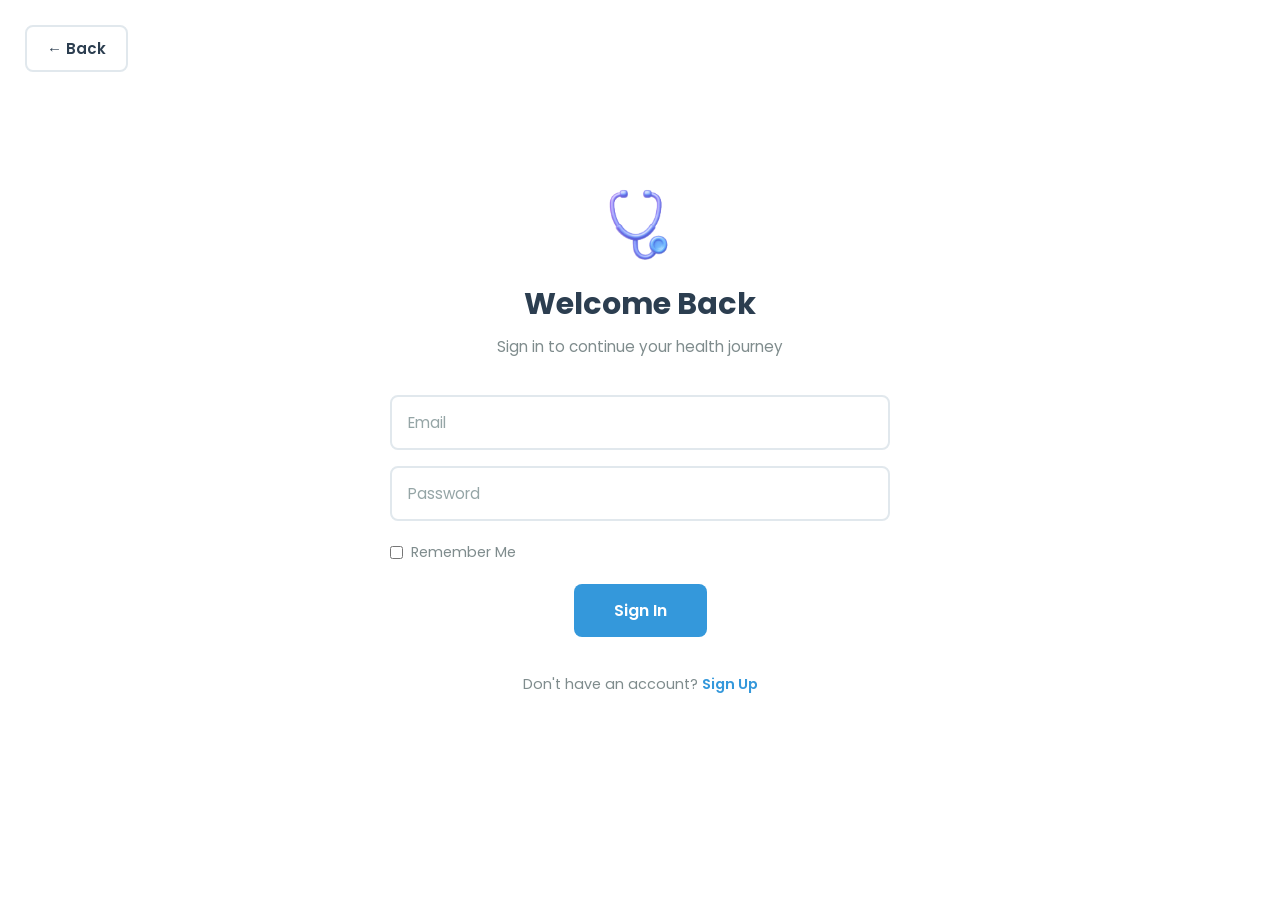
<file: settings.html>
<!DOCTYPE html>
<html lang="en">
<head>
  <meta charset="UTF-8" />
  <meta name="viewport" content="width=device-width, initial-scale=1.0" />
  <title>Settings | AI Health Monitor</title>

  <link rel="stylesheet" href="styles.css" />
  <link href="https://fonts.googleapis.com/css2?family=Poppins:wght@400;600;700&display=swap" rel="stylesheet" />

  <style>
    /* ===== General Styles ===== */
/* ===== Main Content Container ===== */
.main-content {
  flex: 1;
  padding: 40px 50px;
}

/* ===== Form Card ===== */
.settings-section {
  margin-top: 30px;
  background-color: #ffffff; /* white card */
  padding: 30px;
  border-radius: 12px;
  box-shadow: 0 4px 12px rgba(0,0,0,0.05);
  max-width: 600px;
}

/* ===== Input Groups ===== */
.input-group {
  margin-bottom: 20px;
}

.input-group label {
  display: block;
  font-weight: 600;
  margin-bottom: 6px;
  color: #333;
}

/* Flex row for input + edit button */
.flex-row {
  display: flex;
  align-items: center;
  gap: 10px;
}

/* Input styling */
.flex-row input {
  flex: 1;
  padding: 10px 14px;
  border: 1px solid #ccc;
  border-radius: 6px;
  font-size: 14px;
  transition: border 0.2s ease;
}

.flex-row input:focus {
  border-color: #4f46e5; /* subtle focus color */
  outline: none;
}

/* Edit button next to input */
.edit-btn {
  background-color: #4f46e5; /* primary purple */
  color: #fff;
  border: none;
  padding: 10px 16px;
  border-radius: 6px;
  cursor: pointer;
  font-weight: 600;
  transition: background 0.2s ease;
}

.edit-btn:hover {
  background-color: #4338ca;
}

/* Save changes button */
.get-started-btn {
  background-color: #10b981; /* green */
  color: #fff;
  border: none;
  padding: 12px 20px;
  font-size: 16px;
  font-weight: 600;
  border-radius: 8px;
  cursor: pointer;
  margin-top: 10px;
  width: 100%;
  transition: all 0.2s ease;
}

.get-started-btn:hover {
  background-color: #059669;
}

/* Responsive adjustments */
@media (max-width: 900px) {
  .main-content {
    padding: 20px;
  }
  .settings-section {
    padding: 20px;
  }
}

  </style>
</head>
<body>

  <!-- Back Button -->
  <button class="back-btn" onclick="window.location.href='dashboard.html'">← Back</button>

  <div class="dashboard-container">
    
    <!-- Sidebar -->
    <aside class="sidebar">
      <h2 class="logo">BELGIUM<span>sys</span></h2>
      <nav class="nav-links">
        <a href="./dashboard.html"><img src="dashboard.png" class="nav-icon"> Dashboard</a>
        <a href="./healthlogs.html">📋 Health Logs</a>
        <a href="./settings.html" class="active">⚙️ Settings</a>
        <a href="device.html">🔌 Device</a>
        <a href="./ai-assistant.html">
          <img src="chatbot.jpg" alt="Chatbot Icon" style="width:24px; height:24px; border-radius:50%; vertical-align:middle;">
          AlertoBot
        </a>
        <a href="./about.html">ℹ️ About</a>
        <a href="#" id="logout-btn">🚪 Logout</a>
      </nav>
    </aside>

    <!-- Main Content -->
    <main class="main-content">
      <header class="dashboard-header">
        <h1>User Settings</h1>
        <p>Manage your account and preferences</p>
      </header>

      <!-- Settings Form -->
      <section class="settings-section">
        <form id="settings-form">

          <div class="input-group">
            <label>Full Name</label>
            <div class="flex-row">
              <input type="text" id="fullname" disabled />
              <button type="button" class="edit-btn" onclick="enableField('fullname')">Edit</button>
            </div>
          </div>

          <div class="input-group">
            <label>Age</label>
            <div class="flex-row">
              <input type="number" id="age" disabled min="1" max="120" />
              <button type="button" class="edit-btn" onclick="enableField('age')">Edit</button>
            </div>
          </div>

          <div class="input-group">
            <label>Email</label>
            <div class="flex-row">
              <input type="email" id="email" disabled />
              <button type="button" class="edit-btn" onclick="enableField('email')">Edit</button>
            </div>
          </div>

          <div class="input-group">
            <label>Password</label>
            <div class="flex-row">
              <input type="password" id="password" value="******" disabled />
              <button type="button" class="edit-btn" onclick="enableField('password')">Edit</button>
            </div>
          </div>

          <button type="submit" class="get-started-btn">Save Changes</button>

        </form>
      </section>
    </main>
  </div>

<script>
const API_BASE = "https://semimaterialistic-hyperbolic-laverne.ngrok-free.dev";

// Unlock a field for editing
function enableField(id) {
  const field = document.getElementById(id);
  if (id === "password") field.value = ""; // allow entering new password
  field.disabled = false;
  field.focus();
}

// Load user data on page load
document.addEventListener("DOMContentLoaded", async () => {
  const token = localStorage.getItem("access_token"); // ✅ use correct token key

  if (!token) {
    alert("⚠️ You are not logged in. Please sign in first.");
    window.location.href = "signin.html";
    return;
  }

  try {
    const res = await fetch(`${API_BASE}/user/settings`, {
      method: "GET",
      headers: {
        "Authorization": `Bearer ${token}`,
        "ngrok-skip-browser-warning": "true"
      }
    });

    const text = await res.text(); // read as text first

    // Detect HTML responses (ngrok error page)
    if (text.trim().startsWith("<!DOCTYPE html>")) {
      console.error("⚠️ Received HTML instead of JSON:", text);
      alert("Server returned HTML instead of JSON. Your session may have expired. Please log in again.");
      localStorage.removeItem("access_token");
      window.location.href = "signin.html";
      return;
    }

    // Try parsing JSON
    let user;
    try {
      user = JSON.parse(text);
    } catch (err) {
      console.error("⚠️ Failed to parse JSON:", text);
      alert("Invalid response from server. Try logging in again.");
      return;
    }

    if (res.status === 401) {
      // Token invalid or expired
      console.warn("⚠️ Unauthorized:", user);
      alert("Your session has expired or token is invalid. Please sign in again.");
      localStorage.removeItem("access_token");
      window.location.href = "signin.html";
      return;
    }

    // Fill input fields
    document.getElementById("fullname").value = user.fullname || "";
    document.getElementById("age").value = user.age || "";
    document.getElementById("email").value = user.email || "";
    document.getElementById("password").value = "******";

  } catch (err) {
    console.error("❌ Fetch error:", err);
    alert("Error connecting to server. Make sure Flask is running and accessible.");
  }
});

// Save updated settings
document.getElementById("settings-form").addEventListener("submit", async (e) => {
  e.preventDefault();
  const token = localStorage.getItem("access_token");

  if (!token) {
    alert("⚠️ You are not logged in. Please sign in first.");
    window.location.href = "signin.html";
    return;
  }

  const payload = {
    fullname: document.getElementById("fullname").value,
    age: document.getElementById("age").value,
    email: document.getElementById("email").value
  };

  const pw = document.getElementById("password").value;
  if (pw !== "" && pw !== "******") payload.password = pw;

  try {
    const res = await fetch(`${API_BASE}/user/settings`, {
      method: "POST",
      headers: {
        "Content-Type": "application/json",
        "Authorization": `Bearer ${token}`,
        "ngrok-skip-browser-warning": "true"
      },
      body: JSON.stringify(payload)
    });

    const text = await res.text();

    // Detect HTML responses
    if (text.trim().startsWith("<!DOCTYPE html>")) {
      console.error("⚠️ Received HTML instead of JSON:", text);
      alert("Server returned HTML instead of JSON. Your session may have expired. Please log in again.");
      localStorage.removeItem("access_token");
      window.location.href = "signin.html";
      return;
    }

    let data;
    try {
      data = JSON.parse(text);
    } catch {
      data = null; // ignore if no JSON
    }

    if (!res.ok) {
      console.error(`⚠️ Server returned status ${res.status}:`, data || text);
      alert("Could not update settings. Check console for details.");
      return;
    }

    alert("✅ Settings updated successfully!");
    location.reload();

  } catch (err) {
    console.error("❌ Fetch error:", err);
    alert("Error updating settings. Make sure Flask is running and accessible.");
  }
});
</script>




  <script src="device.js"></script>
  <script src="logout.js"></script>

</body>
</html>
</file>
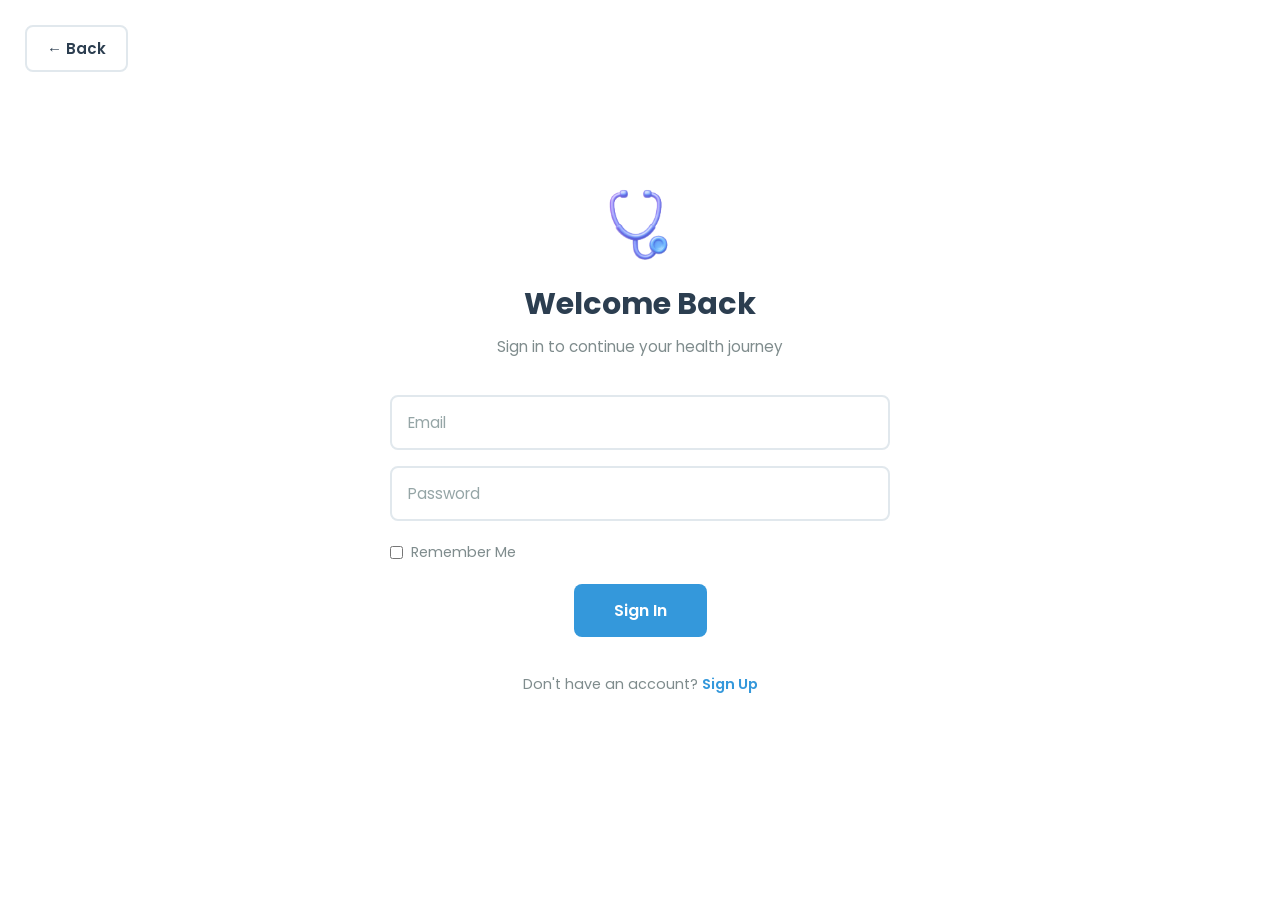
<file: signin.html>
<!DOCTYPE html>
<html lang="en">
<head>
  <meta charset="UTF-8" />
  <meta name="viewport" content="width=device-width, initial-scale=1.0" />
  <title>Sign In | AI Health Monitor</title>
  <link rel="stylesheet" href="styles.css" />
  <link href="https://fonts.googleapis.com/css2?family=Poppins:wght@400;600;700&display=swap" rel="stylesheet" />
  <script>
    // Apply dark mode immediately before page renders
    (function() {
      const theme = localStorage.getItem('theme') || 'light';
      if (theme === 'dark') {
        document.documentElement.classList.add('dark-mode');
      }
    })();
  </script>
</head>

<body>
  <button class="back-btn" onclick="window.location.href='signup.html'">← Back</button>

  <div class="container signin-container">
    <div class="hero">
      <img src="medical.png" alt="Medical Icon" class="hero-img" />

      <h1 class="signin-title">Welcome Back</h1>
      <p class="signin-subtitle">Sign in to continue your health journey</p>

      <form id="loginForm" class="signin-form">
        <div class="input-group">
          <input type="email" id="email" placeholder="Email" required />
        </div>
        <div class="input-group">
          <input type="password" id="password" placeholder="Password" required />
        </div>

        <div class="remember-me">
          <label>
            <input type="checkbox" id="rememberMe" /> Remember Me
          </label>
        </div>

        <button class="get-started-btn" type="submit">
          Sign In
        </button>

        <p class="signup-link">
          Don't have an account?
          <a href="signup.html">Sign Up</a>
        </p>
      </form>
    </div>
  </div>

  <script>
    // Apply saved theme on page load
    if (localStorage.getItem('theme') === 'dark') {
      document.body.classList.add('dark-mode');
    }

    // ✅ Flask backend URL
    const FLASK_URL = 'https://semimaterialistic-hyperbolic-laverne.ngrok-free.dev';

    // Auto-redirect if already logged in
window.onload = function () {
  const token = localStorage.getItem("access_token");
  if (token) {
    window.location.href = "dashboard.html";
  }
};


    // Login function: calls Flask backend
    async function login(email, password) {
      try {
        console.log("🔐 Attempting login to Flask...");
        
        const res = await fetch(`${FLASK_URL}/login`, {
          method: "POST",
          headers: { "Content-Type": "application/json" },
          body: JSON.stringify({ email, password })
        });

        const data = await res.json();
        console.log("Login response:", data);

        if (res.ok && data.access_token) {
          localStorage.setItem("access_token", data.access_token);
          localStorage.setItem("user_id", data.user_id);
          alert("✅ Login successful!");
          window.location.href = "dashboard.html";
        } else {
          alert("❌ Login failed: " + (data.error || "Invalid credentials"));
        }
      } catch (err) {
        console.error("Error:", err);
        alert(`❌ Could not connect to backend at ${FLASK_URL}. Make sure Flask is running.`);
      }
    }

    // Attach login form submit
    document.getElementById("loginForm").addEventListener("submit", (e) => {
      e.preventDefault();
      const email = document.getElementById("email").value.trim();
      const password = document.getElementById("password").value.trim();
      login(email, password);
    });
  </script>
</body>
</html>
</file>
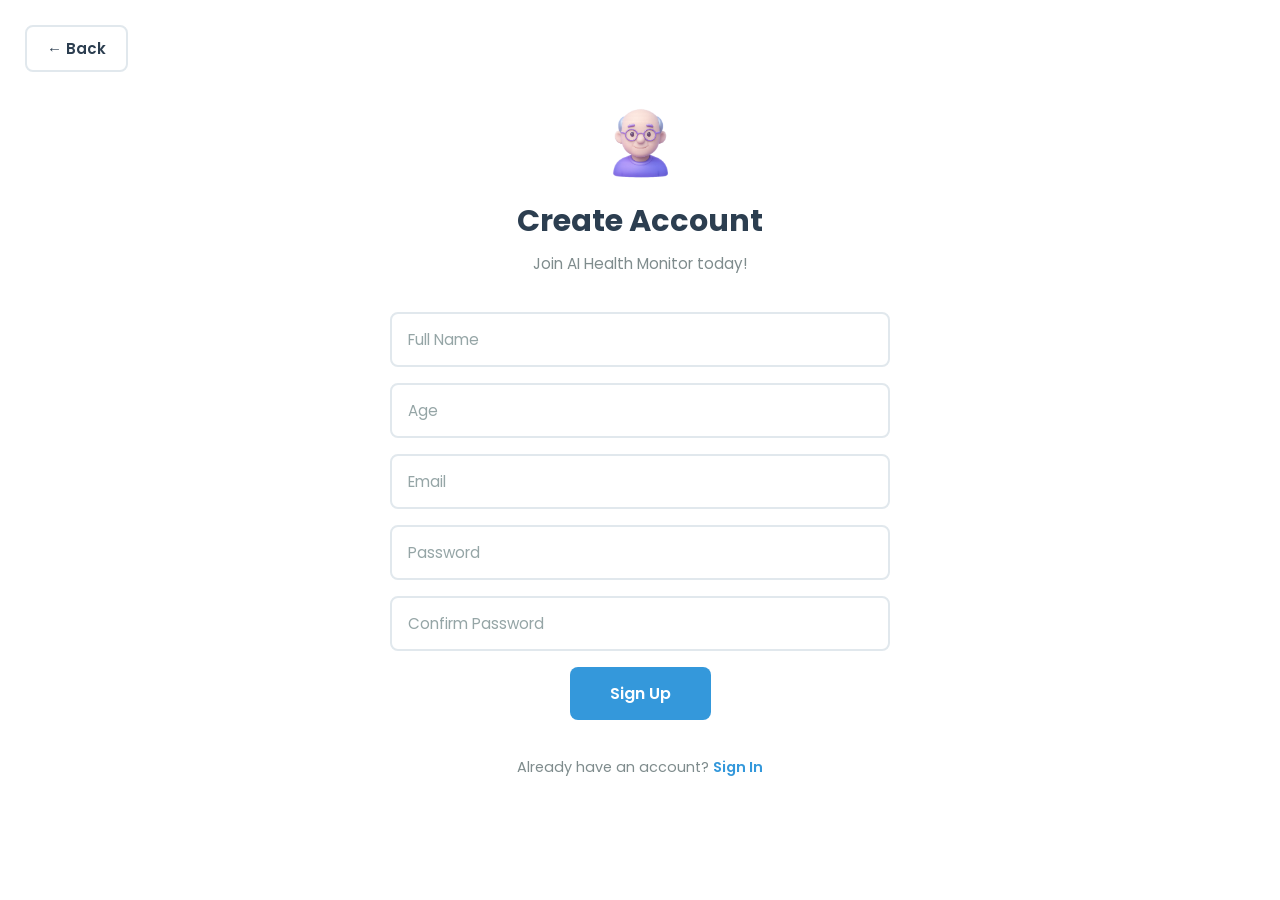
<file: signup.html>
<!DOCTYPE html>
<html lang="en">
<head>
  <meta charset="UTF-8" />
  <meta name="viewport" content="width=device-width, initial-scale=1.0" />
  <title>Sign Up | AI Health Monitor</title>
  <link rel="stylesheet" href="styles.css" />
  <link href="https://fonts.googleapis.com/css2?family=Poppins:wght@400;600;700&display=swap" rel="stylesheet" />
  <script>
    // Apply dark mode immediately before page renders
    (function() {
      const theme = localStorage.getItem('theme') || 'light';
      if (theme === 'dark') {
        document.documentElement.classList.add('dark-mode');
      }
    })();
  </script>
</head>

<body>
  <button class="back-btn" onclick="window.location.href='index.html'">← Back</button>

  <div class="container signin-container">
    <div class="hero">
      <img src="elder.png" alt="Elder Icon" class="hero-img" />

      <h1 class="signin-title">Create Account</h1>
      <p class="signin-subtitle">Join AI Health Monitor today!</p>

      <form class="signin-form" id="signupForm">
        <div class="input-group">
          <input type="text" id="fullname" placeholder="Full Name" required />
        </div>
        <div class="input-group">
          <input type="number" id="age" placeholder="Age" min="1" max="120" required />
        </div>
        <div class="input-group">
          <input type="email" id="email" placeholder="Email" required />
        </div>
        <div class="input-group">
          <input type="password" id="password" placeholder="Password" required />
        </div>
        <div class="input-group">
          <input type="password" id="confirm-password" placeholder="Confirm Password" required />
        </div>

        <button class="get-started-btn" type="submit">Sign Up</button>

        <p class="signup-link">
          Already have an account?
          <a href="signin.html">Sign In</a>
        </p>
      </form>
    </div>
  </div>

  <script>
    // Apply saved theme on page load
    if (localStorage.getItem('theme') === 'dark') {
      document.body.classList.add('dark-mode');
    }

    // ✅ Flask backend URL - CHANGE THIS TO YOUR COMPUTER'S IP
    const FLASK_URL = 'https://semimaterialistic-hyperbolic-laverne.ngrok-free.dev';

    document.getElementById("signupForm").addEventListener("submit", async (e) => {
      e.preventDefault();

      const fullname = document.getElementById("fullname").value.trim();
      const age = parseInt(document.getElementById("age").value.trim());
      const email = document.getElementById("email").value.trim();
      const password = document.getElementById("password").value.trim();
      const confirmPassword = document.getElementById("confirm-password").value.trim();

      if (!fullname || !age || !email || !password || !confirmPassword) {
        alert("⚠️ Please fill in all fields.");
        return;
      }

      if (age < 40) {
        alert("❌ Sorry, this service is designed for users aged 40 and above.");
        return;
      }

      if (password !== confirmPassword) {
        alert("❌ Passwords do not match!");
        return;
      }

      try {
        console.log("🔐 Attempting signup to Flask...");
        
        const response = await fetch(`${FLASK_URL}/register`, {
          method: "POST",
          headers: {
            "Content-Type": "application/json"
          },
          body: JSON.stringify({
            fullname: fullname,
            age: age,
            email: email,
            password: password
          })
        });

        const data = await response.json();
        console.log("Signup response:", data);

        if (response.ok) {
          alert("✅ Account created successfully! Please sign in.");
          window.location.href = "signin.html";
        } else {
          alert("❌ Signup failed: " + (data.error || data.message || "Unknown error"));
        }
      } catch (error) {
        console.error("Error:", error);
        alert(`❌ Error connecting to server at ${FLASK_URL}. Make sure Flask is running.`);
      }
    });
  </script>
</body>
</html>
</file>
<file: styles.css>
/* === Global Styles === */
* {
  margin: 0;
  padding: 0;
  box-sizing: border-box;
  font-family: 'Poppins', sans-serif;
}

body {
  min-height: 100vh;
  background: #f5f7fa;
  color: #2c3e50;
  margin: 0;
  padding: 0;
}

/* === Container & Hero === */
.container {
  text-align: center;
  color: #2c3e50;
  min-height: 100vh;
  width: 100%;
  background: #ffffff;
  padding: 80px 40px;
  display: flex;
  align-items: center;
  justify-content: center;
  animation: fadeIn 1s ease;
}

.container .hero {
  max-width: 600px;
  width: 100%;
}

.image-area {
  display: flex;
  justify-content: center;
  gap: 20px;
  margin-bottom: 25px;
}

.nav-icon {
  width: 20px;
  height: 20px;
  object-fit: contain;
  margin-right: 6px;
  vertical-align: middle;
}

.hero-img {
  width: 90px;
  height: auto;
  animation: float 3s ease-in-out infinite;
  mix-blend-mode: multiply;
  background: transparent;
}

/* === Text === */
h1 {
  font-size: 1.9rem;
  font-weight: 700;
  margin-bottom: 12px;
  color: #2c3e50;
}

.highlight {
  color: #3498db;
}

p {
  font-size: 0.95rem;
  color: #7f8c8d;
  margin-bottom: 30px;
  line-height: 1.6;
}

/* === Button === */
.get-started-btn {
  padding: 14px 40px;
  font-size: 1rem;
  color: white;
  border: none;
  border-radius: 8px;
  background: #3498db;
  cursor: pointer;
  transition: all 0.3s ease;
  font-weight: 600;
}

.get-started-btn:hover {
  background: #2980b9;
  transform: translateY(-2px);
  box-shadow: 0 4px 12px rgba(52, 152, 219, 0.3);
}

.get-started-btn:disabled {
  opacity: 0.6;
  cursor: not-allowed;
}

/* === Animations === */
@keyframes fadeIn {
  from { opacity: 0; transform: translateY(20px); }
  to { opacity: 1; transform: translateY(0); }
}

@keyframes float {
  0%, 100% { transform: translateY(0); }
  50% { transform: translateY(-8px); }
}

/* === Sign In/Up Page Styles === */
.signin-container {
  min-height: 100vh;
  width: 100%;
  padding: 80px 40px;
  background: #ffffff;
  display: flex;
  align-items: center;
  justify-content: center;
}

.signin-container .hero {
  max-width: 500px;
  width: 100%;
}

.signin-title {
  font-size: 1.9rem;
  font-weight: 700;
  margin-top: 10px;
  margin-bottom: 8px;
  color: #2c3e50;
}

.signin-subtitle {
  font-size: 0.95rem;
  color: #7f8c8d;
  margin-bottom: 35px;
}

.signin-form {
  display: flex;
  flex-direction: column;
  align-items: center;
  gap: 16px;
  width: 100%;
}

.input-group {
  width: 100%;
}

.input-group input {
  width: 100%;
  padding: 14px 16px;
  border: 2px solid #e1e8ed;
  border-radius: 8px;
  outline: none;
  background: #ffffff;
  color: #2c3e50;
  font-size: 0.95rem;
  transition: all 0.3s ease;
}

.input-group input::placeholder {
  color: #95a5a6;
}

.input-group input:focus {
  border-color: #3498db;
  box-shadow: 0 0 0 3px rgba(52, 152, 219, 0.1);
}

.input-group input[type="number"]::-webkit-inner-spin-button {
  -webkit-appearance: none;
  margin: 0;
}

.remember-me {
  width: 100%;
  text-align: left;
  margin: 5px 0;
}

.remember-me label {
  color: #7f8c8d;
  font-size: 0.9rem;
  cursor: pointer;
  display: flex;
  align-items: center;
  gap: 8px;
}

.remember-me input[type="checkbox"] {
  cursor: pointer;
}

.signup-link {
  margin-top: 20px;
  font-size: 0.9rem;
  color: #7f8c8d;
}

.signup-link a {
  color: #3498db;
  font-weight: 600;
  text-decoration: none;
  transition: 0.2s;
}

.signup-link a:hover {
  color: #2980b9;
  text-decoration: underline;
}

.button-group {
  display: flex;
  flex-direction: column;
  align-items: center;
  gap: 12px;
  width: 100%;
}

/* === Back Button === */
.back-btn {
  position: absolute;
  top: 25px;
  left: 25px;
  background: #ffffff;
  color: #2c3e50;
  border: 2px solid #e1e8ed;
  font-size: 15px;
  font-weight: 600;
  padding: 10px 20px;
  border-radius: 8px;
  cursor: pointer;
  transition: all 0.3s ease;
}

.back-btn:hover {
  background: #f8f9fa;
  border-color: #3498db;
  color: #3498db;
}

/* === DASHBOARD LAYOUT === */
.dashboard-container {
  display: flex;
  min-height: 100vh;
  width: 100%;
  background: #f5f7fa;
  color: #2c3e50;
  font-family: 'Poppins', sans-serif;
}

/* Sidebar */
.sidebar {
  width: 260px;
  background: #ffffff;
  border-right: 1px solid #e1e8ed;
  padding: 30px 20px;
  display: flex;
  flex-direction: column;
  align-items: flex-start;
  position: sticky;
  top: 0;
  height: 100vh;
}

.logo {
  font-size: 24px;
  font-weight: 700;
  margin-bottom: 50px;
  color: #2c3e50;
}

.logo span {
  color: #3498db;
}

.nav-links {
  display: flex;
  flex-direction: column;
  gap: 8px;
  width: 100%;
}

.nav-links a {
  text-decoration: none;
  color: #7f8c8d;
  font-weight: 500;
  padding: 12px 16px;
  border-radius: 8px;
  transition: all 0.3s ease;
  font-size: 0.95rem;
}

.nav-links a:hover {
  background: #f8f9fa;
  color: #2c3e50;
}

.nav-links a.active {
  background: #e3f2fd;
  color: #3498db;
  font-weight: 600;
}

/* Main Content */
.main-content {
  flex: 1;
  padding: 50px 60px;
  overflow-y: auto;
  width: 100%;
  background: #f5f7fa;
}

.dashboard-header h1 {
  font-size: 28px;
  font-weight: 700;
  margin-bottom: 8px;
  color: #2c3e50;
}

.dashboard-header p {
  color: #7f8c8d;
  margin-bottom: 35px;
  font-size: 0.95rem;
}

/* Health Cards */
.cards {
  display: grid;
  grid-template-columns: repeat(auto-fit, minmax(280px, 1fr));
  gap: 28px;
  margin-bottom: 45px;
}

.card {
  background: #ffffff;
  border: 1px solid #e1e8ed;
  border-radius: 12px;
  padding: 28px;
  text-align: center;
  transition: all 0.3s ease;
}

.card:hover {
  transform: translateY(-4px);
  box-shadow: 0 8px 24px rgba(0, 0, 0, 0.1);
}

.card h3 {
  font-size: 0.9rem;
  color: #7f8c8d;
  margin-bottom: 12px;
  font-weight: 600;
}

.card .value {
  font-size: 32px;
  font-weight: 700;
  color: #2c3e50;
  margin-top: 8px;
}

.card span {
  font-size: 16px;
  color: #3498db;
  font-weight: 500;
}

/* Chart Section */
.chart-section {
  background: #ffffff;
  border: 1px solid #e1e8ed;
  border-radius: 12px;
  padding: 40px;
  margin-bottom: 30px;
}

.chart-section h2 {
  margin-bottom: 24px;
  font-size: 20px;
  font-weight: 700;
  color: #2c3e50;
  display: flex;
  align-items: center;
  gap: 10px;
}

.chart-container {
  background: #ffffff;
  border-radius: 8px;
  padding: 20px;
  margin-top: 10px;
}

/* Settings Section */
.settings-section {
  background: #ffffff;
  border: 1px solid #e1e8ed;
  border-radius: 12px;
  padding: 40px;
  width: 100%;
  max-width: 800px;
}

.settings-section form {
  display: flex;
  flex-direction: column;
  gap: 20px;
}

.settings-section .input-group label {
  display: block;
  margin-bottom: 8px;
  font-weight: 600;
  color: #2c3e50;
  font-size: 0.9rem;
}

.theme-toggle {
  padding: 16px 0;
  border-top: 1px solid #e1e8ed;
  margin-top: 10px;
}

.theme-toggle label {
  display: flex;
  align-items: center;
  gap: 10px;
  cursor: pointer;
  color: #2c3e50;
  font-weight: 500;
}

/* Health Logs Section */
.live-vitals {
  background: #ffffff;
  border: 1px solid #e1e8ed;
  border-radius: 12px;
  padding: 35px;
  margin-bottom: 35px;
}

.live-vitals h2 {
  font-size: 20px;
  font-weight: 700;
  margin-bottom: 20px;
  color: #2c3e50;
}

.vitals-grid {
  display: grid;
  grid-template-columns: repeat(auto-fit, minmax(250px, 1fr));
  gap: 24px;
}

.vital-box {
  background: #f8f9fa;
  border-radius: 8px;
  padding: 20px;
  text-align: center;
}

.vital-box h3 {
  font-size: 0.9rem;
  color: #7f8c8d;
  margin-bottom: 10px;
  font-weight: 600;
}

.vital-box p {
  font-size: 24px;
  font-weight: 700;
  color: #2c3e50;
  margin: 0;
}

.logs-section {
  background: #ffffff;
  border: 1px solid #e1e8ed;
  border-radius: 12px;
  padding: 35px;
  margin-bottom: 35px;
}

.logs-section h2 {
  font-size: 20px;
  font-weight: 700;
  margin-bottom: 20px;
  color: #2c3e50;
  display: inline-block;
}

#refresh-btn {
  float: right;
  padding: 8px 20px;
  background: #3498db;
  color: white;
  border: none;
  border-radius: 6px;
  cursor: pointer;
  font-weight: 600;
  font-size: 0.9rem;
  transition: all 0.3s ease;
}

#refresh-btn:hover {
  background: #2980b9;
}

.logs-table {
  width: 100%;
  border-collapse: collapse;
  margin-top: 20px;
  font-size: 0.9rem;
}

.logs-table th,
.logs-table td {
  padding: 14px 16px;
  text-align: center;
  border-bottom: 1px solid #e1e8ed;
}

.logs-table th {
  background-color: #f8f9fa;
  font-weight: 600;
  color: #2c3e50;
  border-top: 1px solid #e1e8ed;
}

.logs-table td {
  color: #7f8c8d;
}

.logs-table tbody tr:hover {
  background-color: #f8f9fa;
}

/* Device Section */
.device-section {
  display: flex;
  flex-direction: column;
  align-items: center;
  justify-content: center;
  gap: 30px;
  width: 100%;
  padding: 40px 0;
}

.device-card, .device-info {
  background: #ffffff;
  border: 1px solid #e1e8ed;
  border-radius: 12px;
  padding: 50px;
  text-align: center;
  width: 100%;
  max-width: 600px;
  box-shadow: 0 4px 12px rgba(0, 0, 0, 0.05);
  transition: all 0.3s ease;
}

.device-card:hover {
  transform: translateY(-4px);
  box-shadow: 0 8px 24px rgba(0, 0, 0, 0.1);
}

.device-card h2 {
  color: #2c3e50;
  margin-bottom: 15px;
}

.device-icon {
  width: 60px;
  margin-bottom: 15px;
  opacity: 0.9;
}

.device-info {
  max-width: 700px;
}

.device-info.hidden {
  display: none;
}

.device-info ul {
  list-style: none;
  text-align: left;
  padding: 0;
}

.device-info li {
  padding: 12px 0;
  border-bottom: 1px solid #e1e8ed;
  color: #7f8c8d;
}

.device-info li:last-child {
  border-bottom: none;
}

.device-info strong {
  color: #2c3e50;
  font-weight: 600;
}

.loading-spinner {
  border: 4px solid #e1e8ed;
  border-top: 4px solid #3498db;
  border-radius: 50%;
  width: 35px;
  height: 35px;
  animation: spin 1s linear infinite;
  margin: 10px auto;
}

@keyframes spin {
  0% { transform: rotate(0deg); }
  100% { transform: rotate(360deg); }
}

.connected {
  color: #27ae60;
  font-weight: 600;
}

.error-message {
  color: #e74c3c;
  margin-top: 10px;
  font-size: 0.9rem;
}

#device-status {
  margin: 15px 0;
  font-weight: 600;
  color: #7f8c8d;
}

/* Dark Mode */
body.dark-mode {
  background: #1a1a1a;
  color: #e1e8ed;
}

body.dark-mode .container,
body.dark-mode .signin-container,
body.dark-mode .card,
body.dark-mode .sidebar,
body.dark-mode .chart-section,
body.dark-mode .settings-section,
body.dark-mode .live-vitals,
body.dark-mode .logs-section,
body.dark-mode .device-card,
body.dark-mode .device-info {
  background: #2c2c2c;
  border-color: #3a3a3a;
  color: #e1e8ed;
}

body.dark-mode h1,
body.dark-mode h2,
body.dark-mode h3,
body.dark-mode .logo,
body.dark-mode .card .value {
  color: #e1e8ed;
}

body.dark-mode p,
body.dark-mode .card h3,
body.dark-mode .nav-links a {
  color: #95a5a6;
}

body.dark-mode .input-group input {
  background: #1a1a1a;
  border-color: #3a3a3a;
  color: #e1e8ed;
}

body.dark-mode .input-group input:focus {
  border-color: #3498db;
}

body.dark-mode .nav-links a:hover {
  background: #3a3a3a;
  color: #e1e8ed;
}

body.dark-mode .nav-links a.active {
  background: #2c4a6b;
  color: #3498db;
}

body.dark-mode .back-btn {
  background: #2c2c2c;
  border-color: #3a3a3a;
  color: #e1e8ed;
}

body.dark-mode .back-btn:hover {
  background: #3a3a3a;
  border-color: #3498db;
}

body.dark-mode .logs-table th {
  background-color: #1a1a1a;
  color: #e1e8ed;
}

body.dark-mode .logs-table td {
  color: #95a5a6;
}

body.dark-mode .logs-table tbody tr:hover {
  background-color: #3a3a3a;
}

body.dark-mode .vital-box {
  background: #1a1a1a;
}

.hidden {
  display: none !important;
}

/* === Responsive Layouts === */
@media (max-width: 1024px) {
  .dashboard-container {
    flex-direction: column;
    height: auto;
  }

  .sidebar {
    width: 100%;
    height: auto;
    flex-direction: row;
    justify-content: space-around;
    align-items: center;
    padding: 20px;
    border-right: none;
    border-bottom: 1px solid #e1e8ed;
    position: relative;
  }

  .nav-links {
    flex-direction: row;
    gap: 10px;
  }

  .main-content {
    padding: 30px 20px;
  }

  .cards {
    grid-template-columns: repeat(auto-fit, minmax(200px, 1fr));
  }
}

@media (max-width: 768px) {
  .container,
  .signin-container {
    padding: 40px 25px;
  }

  .hero-img {
    width: 75px;
  }

  .get-started-btn {
    padding: 12px 32px;
    font-size: 0.95rem;
  }

  .dashboard-header h1 {
    font-size: 24px;
  }

  .card .value {
    font-size: 28px;
  }

  .chart-section,
  .settings-section,
  .live-vitals,
  .logs-section {
    padding: 24px;
  }

  .logs-table th,
  .logs-table td {
    padding: 10px 12px;
    font-size: 0.85rem;
  }
}

@media (max-width: 480px) {
  .sidebar {
    flex-direction: column;
    align-items: center;
  }

  .nav-links {
    flex-direction: column;
    align-items: center;
    width: 100%;
  }

  .cards {
    grid-template-columns: 1fr;
  }

  .back-btn {
    top: 15px;
    left: 15px;
    padding: 8px 16px;
    font-size: 14px;
  }

  .main-content {
    padding: 20px 15px;
  }
}
</file>
